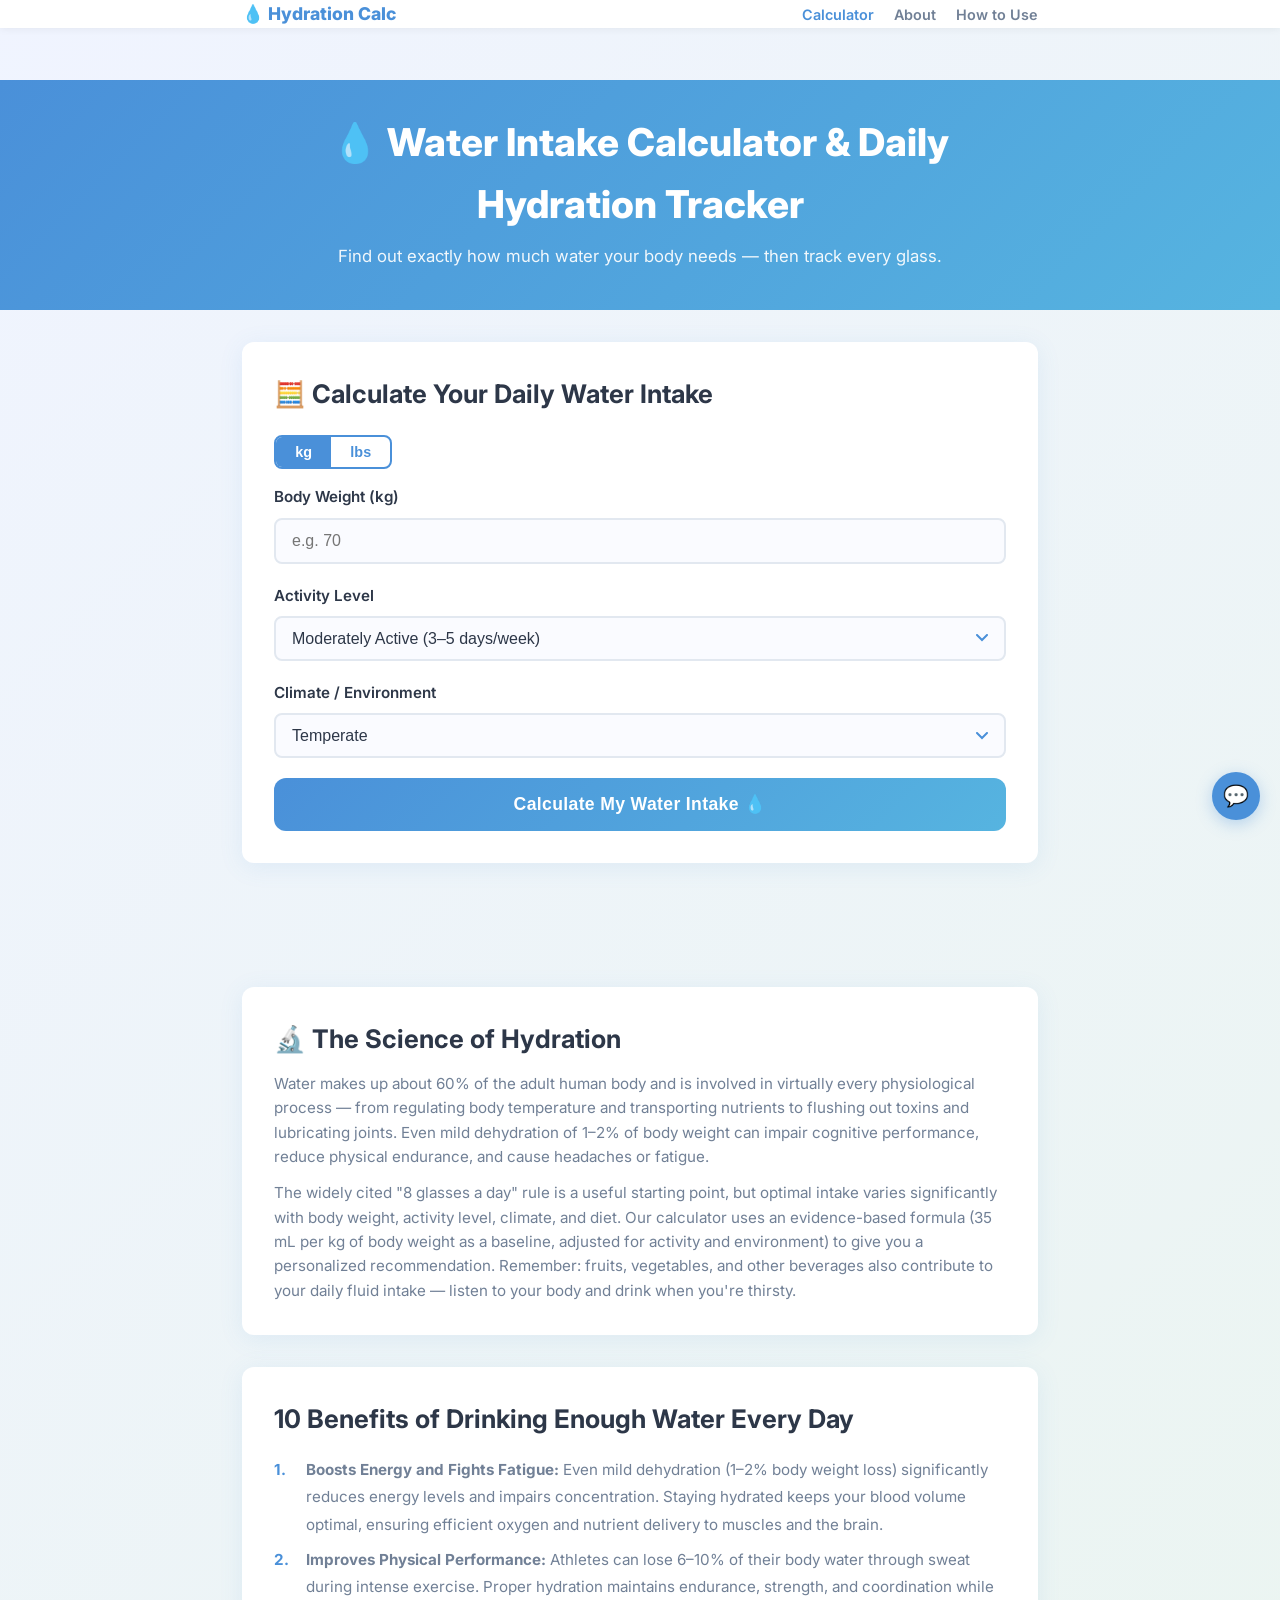
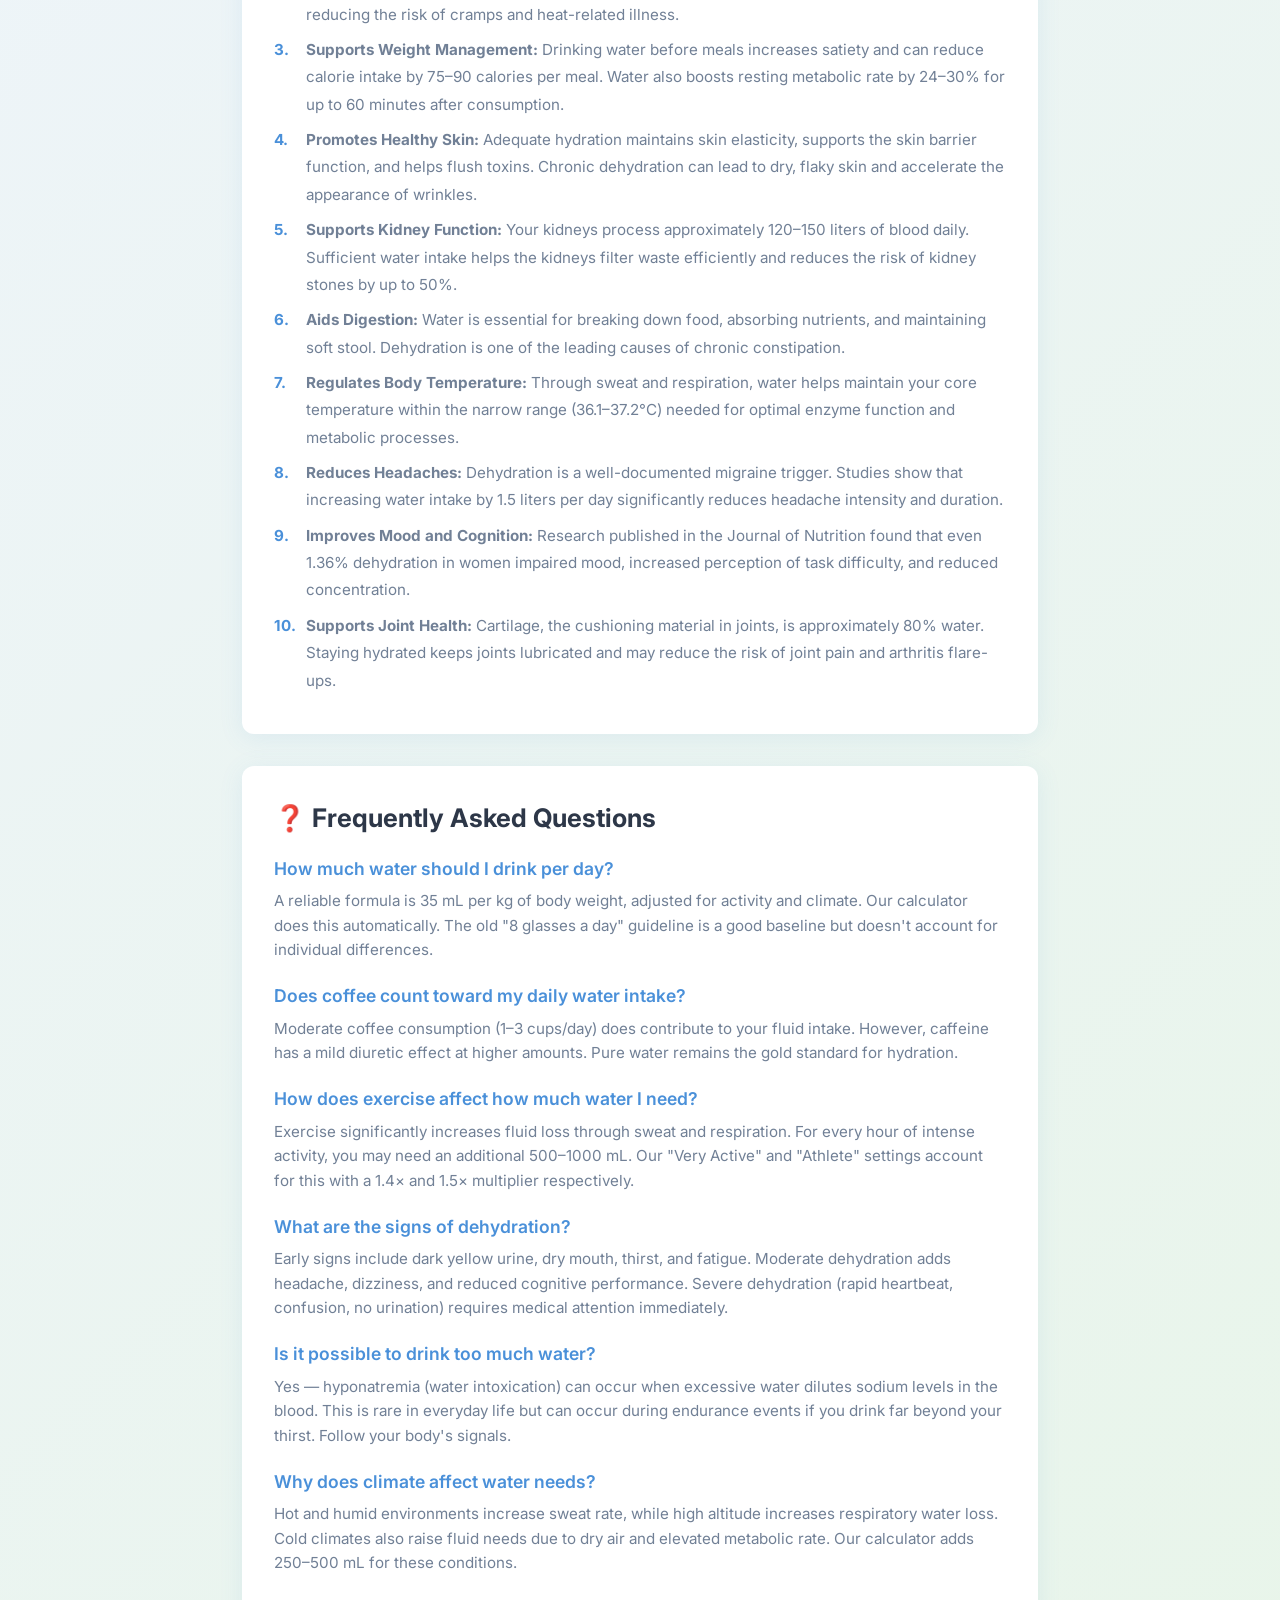
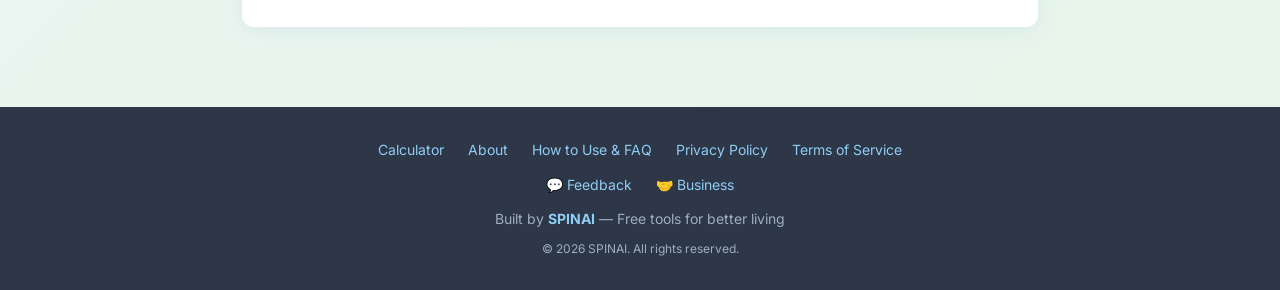
<file: index.html>
<!DOCTYPE html>
<html lang="en">
<head>
        <meta name="naver-site-verification" content="247cbb7953380fe87c40a1612797d73d97ff7c26" />
  <meta charset="UTF-8" />
  <meta name="viewport" content="width=device-width, initial-scale=1.0" />
  <meta name="google-site-verification" content="WddgcbVJsL2BGHNAje5m6DK56IcR0Mw5UOqozI2Xtrc" />

  <meta name="google-adsense-account" content="ca-pub-7098271335538021">
  <!-- ===== SEO ===== -->
  <title>Free Water Intake Calculator — How Much Water Should I Drink Daily?</title>
  <meta name="description" content="Calculate your personalized daily water intake based on weight, activity, and climate. Track hydration with our interactive cup dashboard. Free &amp; science-based." />
  <meta name="keywords" content="water intake calculator, how much water should I drink, daily hydration calculator, water calculator, drink water tracker, hydration tracker" />
  <link rel="canonical" href="https://water-intake-phi.vercel.app/" />

  <!-- ===== Open Graph ===== -->
  <meta property="og:type" content="website" />
  <meta property="og:title" content="Free Water Intake Calculator — How Much Water Should I Drink Daily?" />
  <meta property="og:description" content="Calculate your personalized daily water intake. Interactive cup tracker included. Free &amp; science-based." />
  <meta property="og:url" content="https://water-intake-phi.vercel.app/" />
  <meta property="og:image" content="https://water-intake-phi.vercel.app/og-image.png" />
  <meta property="og:image:width" content="1200" />
  <meta property="og:image:height" content="630" />
  <meta property="og:site_name" content="Hydration Calc by SPINAI" />

  <!-- ===== Twitter Card ===== -->
  <meta name="twitter:card" content="summary_large_image" />
  <meta name="twitter:title" content="Free Water Intake Calculator — How Much Water Should I Drink Daily?" />
  <meta name="twitter:description" content="Calculate your personalized daily water intake. Interactive cup tracker included. Free &amp; science-based." />
  <meta name="twitter:image" content="https://water-intake-phi.vercel.app/og-image.png" />

  <!-- ===== PWA ===== -->
  <link rel="manifest" href="/manifest.json" />
  <meta name="theme-color" content="#4A90D9" />
  <link rel="apple-touch-icon" href="/favicon.ico" />

  <!-- ===== hreflang ===== -->
  <link rel="alternate" hreflang="en" href="https://water-intake-phi.vercel.app/" />
  <link rel="alternate" hreflang="ko" href="https://water-intake-phi.vercel.app/" />
  <link rel="alternate" hreflang="ja" href="https://water-intake-phi.vercel.app/" />
  <link rel="alternate" hreflang="zh" href="https://water-intake-phi.vercel.app/" />
  <link rel="alternate" hreflang="es" href="https://water-intake-phi.vercel.app/" />
  <link rel="alternate" hreflang="fr" href="https://water-intake-phi.vercel.app/" />
  <link rel="alternate" hreflang="de" href="https://water-intake-phi.vercel.app/" />
  <link rel="alternate" hreflang="pt" href="https://water-intake-phi.vercel.app/" />
  <link rel="alternate" hreflang="x-default" href="https://water-intake-phi.vercel.app/" />

  <!-- ===== Favicon ===== -->
  <link rel="icon" type="image/svg+xml" href="data:image/svg+xml,<svg xmlns='http://www.w3.org/2000/svg' viewBox='0 0 100 100'><text y='.9em' font-size='90'>💧</text></svg>" />

  <!-- ===== Google Analytics (replace GA_MEASUREMENT_ID) ===== -->
  <!-- <script async src="https://www.googletagmanager.com/gtag/js?id=GA_MEASUREMENT_ID"></script>
  <script>
    window.dataLayer = window.dataLayer || [];
    function gtag(){dataLayer.push(arguments);}
    gtag('js', new Date());
    gtag('config', 'GA_MEASUREMENT_ID');
  </script> -->

  <script async src="https://pagead2.googlesyndication.com/pagead/js/adsbygoogle.js?client=ca-pub-7098271335538021" crossorigin="anonymous"></script>
  <script async src="https://pagead2.googlesyndication.com/pagead/js/adsbygoogle.js?client=ca-pub-7098271335538021" crossorigin="anonymous"></script>

  <!-- ===== Preload Hints ===== -->
  <link rel="dns-prefetch" href="//fonts.googleapis.com" />
  <link rel="dns-prefetch" href="//fonts.gstatic.com" />
  <link rel="dns-prefetch" href="//www.googletagmanager.com" />
  <link rel="dns-prefetch" href="//pagead2.googlesyndication.com" />

  <!-- ===== Fonts ===== -->
  <link rel="preconnect" href="https://fonts.googleapis.com" />
  <link rel="preconnect" href="https://fonts.gstatic.com" crossorigin />
  <link href="https://fonts.googleapis.com/css2?family=Inter:wght@400;600;700;800&display=swap" rel="stylesheet" />

  <!-- ===== Styles ===== -->
  <link rel="stylesheet" href="style.css" />

  <!-- ===== JSON-LD Structured Data ===== -->
  <script type="application/ld+json">
  {
    "@context": "https://schema.org",
    "@graph": [
      {
        "@type": "WebApplication",
        "name": "Water Intake Calculator & Daily Hydration Tracker",
        "url": "https://water-intake-phi.vercel.app/",
        "description": "Free personalized daily water intake calculator based on weight, activity level, and climate. Includes interactive hydration cup dashboard and streak tracker.",
        "applicationCategory": "HealthApplication",
        "operatingSystem": "Any",
        "offers": { "@type": "Offer", "price": "0", "priceCurrency": "USD" },
        "author": { "@type": "Organization", "name": "SPINAI" }
      },
      {
        "@type": "FAQPage",
        "mainEntity": [
          {
            "@type": "Question",
            "name": "How much water should I drink per day?",
            "acceptedAnswer": { "@type": "Answer", "text": "A common formula: drink 35 mL per kilogram of body weight daily. Activity level and climate adjust this — athletes or those in hot climates need more. Use our calculator for a personalized recommendation." }
          },
          {
            "@type": "Question",
            "name": "Does coffee count as water intake?",
            "acceptedAnswer": { "@type": "Answer", "text": "Moderate coffee consumption (1–3 cups/day) does contribute to fluid intake, but water remains the best source. Caffeinated drinks can have a mild diuretic effect at high quantities." }
          },
          {
            "@type": "Question",
            "name": "How does exercise affect water needs?",
            "acceptedAnswer": { "@type": "Answer", "text": "Exercise increases water loss through sweat. Add 500–1000 mL per hour of intense exercise. Our calculator's activity level multiplier accounts for typical exercise levels." }
          },
          {
            "@type": "Question",
            "name": "What are the signs of dehydration?",
            "acceptedAnswer": { "@type": "Answer", "text": "Common signs include dark yellow urine, dry mouth, headache, fatigue, dizziness, and reduced urine output. Severe dehydration requires medical attention." }
          },
          {
            "@type": "Question",
            "name": "Is it possible to drink too much water?",
            "acceptedAnswer": { "@type": "Answer", "text": "Yes — hyponatremia (water intoxication) can occur if you drink extreme amounts very quickly. This is rare outside of endurance sports. Listen to your body's thirst signals." }
          }
        ]
      }
    ]
  }
  </script>
</head>

<body>

  <!-- ===== NAV ===== -->
  <nav class="site-nav" aria-label="Main navigation">
    <div class="container nav-inner">
      <a href="/" class="nav-brand">💧 Hydration Calc</a>
      <div class="nav-links">
        <a href="/" class="active" data-i18n="navCalc">Calculator</a>
        <a href="/about" data-i18n="navAbout">About</a>
        <a href="/how-to-use" data-i18n="navHowTo">How to Use</a>
      </div>
    </div>
  </nav>

  <!-- ===== ADSTERRA: Top Banner (728×90) ===== -->
  <div class="ad-banner" id="ad-top" aria-label="Advertisement">
    <script>
      atOptions = {
        'key' : 'da72038beb781659724df428deee3c7d',
        'format' : 'iframe',
        'height' : 90,
        'width' : 728,
        'params' : {}
      };
    </script>
    <script src="https://www.highperformanceformat.com/da72038beb781659724df428deee3c7d/invoke.js"></script>
  </div>

  <!-- ===== HEADER ===== -->
  <header>
    <div class="container">
      <h1 data-i18n="heroTitle">💧 Water Intake Calculator &amp; Daily Hydration Tracker</h1>
      <p data-i18n="heroSubtitle">Find out exactly how much water your body needs — then track every glass.</p>
    </div>
  </header>

  <main class="container" style="padding-top:2rem; padding-bottom:2rem;">

    <!-- ===== INPUT FORM ===== -->
    <section aria-labelledby="calc-heading">
      <div class="card">
        <h2 id="calc-heading" style="margin-bottom:1.25rem;" data-i18n="calcHeading">🧮 Calculate Your Daily Water Intake</h2>

        <!-- Unit Toggle -->
        <div class="unit-toggle" role="group" aria-label="Weight unit">
          <button id="unit-kg" class="active" type="button" data-i18n="unitKg">kg</button>
          <button id="unit-lbs" type="button" data-i18n="unitLbs">lbs</button>
        </div>

        <!-- Weight -->
        <div class="form-group">
          <label class="form-label" for="weight" id="weight-label" data-i18n="weightLabel">Body Weight (kg)</label>
          <input
            class="form-input"
            type="number"
            id="weight"
            name="weight"
            min="1"
            max="500"
            step="0.1"
            placeholder="e.g. 70"
            data-i18n-placeholder="weightPlaceholder"
            autocomplete="off"
            inputmode="decimal"
            aria-describedby="weight-error"
          />
          <p class="error-msg hidden" id="weight-error" role="alert"></p>
        </div>

        <!-- Activity Level -->
        <div class="form-group">
          <label class="form-label" for="activity" data-i18n="activityLabel">Activity Level</label>
          <select class="form-select" id="activity" name="activity">
            <option value="sedentary" data-i18n="actSedentary">Sedentary (little/no exercise)</option>
            <option value="lightly_active" data-i18n="actLightly">Lightly Active (1–3 days/week)</option>
            <option value="moderately_active" selected data-i18n="actModerately">Moderately Active (3–5 days/week)</option>
            <option value="very_active" data-i18n="actVery">Very Active (6–7 days/week)</option>
            <option value="athlete" data-i18n="actAthlete">Athlete (2× training per day)</option>
          </select>
        </div>

        <!-- Climate -->
        <div class="form-group">
          <label class="form-label" for="climate" data-i18n="climateLabel">Climate / Environment</label>
          <select class="form-select" id="climate" name="climate">
            <option value="temperate" selected data-i18n="climateTemperate">Temperate</option>
            <option value="hot_humid" data-i18n="climateHot">Hot &amp; Humid</option>
            <option value="cold" data-i18n="climateCold">Cold</option>
            <option value="high_altitude" data-i18n="climateAltitude">High Altitude</option>
          </select>
        </div>

        <button class="btn-primary" id="calc-btn" type="button" data-i18n="calcBtn">
          Calculate My Water Intake 💧
        </button>
      </div>
    </section>

    <!-- ===== RESULT CARD ===== -->
    <section class="section-gap hidden" id="result-card" aria-live="polite" aria-labelledby="result-heading">
      <div class="card">
        <h2 id="result-heading" data-i18n="resultHeading">📊 Your Daily Water Goal</h2>
        <div class="result-highlight">
          <div class="result-big">
            <span class="num" id="result-ml">0</span>
            <span class="lbl" data-i18n="resultMlLabel">millilitres per day</span>
          </div>
          <div class="result-big">
            <span class="num" id="result-cups">0</span>
            <span class="lbl" data-i18n="resultCupsLabel">cups per day (250 mL each)</span>
          </div>
        </div>
        <p style="color:var(--text-secondary); font-size:0.9rem;">
          <span data-i18n="resultNote">Based on your weight, activity level, and climate. Spread intake throughout the day for best results.</span>
        </p>

        <!-- Share Buttons -->
        <div>
          <p style="font-weight:600; margin-top:1rem; margin-bottom:0.5rem;" data-i18n="shareGoal">Share your goal:</p>
          <div class="share-row">
            <button class="btn-share btn-twitter" id="share-twitter" type="button" data-i18n="shareTwitter">🐦 Twitter</button>
            <button class="btn-share btn-whatsapp" id="share-whatsapp" type="button" data-i18n="shareWhatsapp">💬 WhatsApp</button>
            <button class="btn-share btn-copy" id="share-copy" type="button" data-i18n="shareCopy">🔗 Copy Link</button>
          </div>
        </div>
      </div>
    </section>

    <!-- ===== ADSTERRA: Native Ad (between result and cup dashboard) ===== -->
    <div class="ad-native section-gap" id="ad-native" aria-label="Advertisement">
      <script async="async" data-cfasync="false" src="https://pl29028218.profitablecpmratenetwork.com/19fa04193ee8c9ddc291b7d912afef8b/invoke.js"></script>
      <div id="container-19fa04193ee8c9ddc291b7d912afef8b"></div>
    </div>

    <!-- ===== CUP DASHBOARD ===== -->
    <section class="section-gap hidden" id="dashboard-section" aria-labelledby="dashboard-heading">
      <div class="card">
        <h2 id="dashboard-heading" data-i18n="dashboardHeading">🥤 Track Your Hydration Today</h2>
        <p style="color:var(--text-secondary); font-size:0.9rem; margin-top:0.25rem;" data-i18n="dashboardSubtitle">
          Tap each cup as you drink it. Fill them all to reach your goal!
        </p>

        <!-- Cup Grid -->
        <div id="cup-grid" role="list" aria-label="Hydration cups"></div>

        <!-- Counter + Reset -->
        <div class="cup-counter-row">
          <span id="cup-counter">0 / 0 cups</span>
          <button class="btn-reset" id="reset-cups" type="button" data-i18n="resetCups">↺ Reset</button>
        </div>

        <!-- Progress Bar -->
        <div class="progress-wrap" role="progressbar" aria-valuenow="0" aria-valuemin="0" aria-valuemax="100">
          <div id="progress-fill"></div>
        </div>
        <div class="progress-labels">
          <span>0%</span>
          <span id="progress-pct">0%</span>
          <span>100%</span>
        </div>
        <p id="motivation-msg" aria-live="polite"></p>
      </div>
    </section>

    <!-- ===== STREAK TRACKER ===== -->
    <section class="section-gap hidden" id="streak-section" aria-labelledby="streak-heading">
      <div class="card">
        <h2 id="streak-heading" data-i18n="streakHeading">📅 Your Hydration Streak</h2>
        <div id="streak-days" role="list" aria-label="7-day hydration history"></div>
        <p id="streak-count"></p>
      </div>
    </section>

    <!-- ===== EDUCATIONAL CONTENT ===== -->
    <section class="section-gap" aria-labelledby="science-heading">
      <div class="card">
        <h2 id="science-heading" data-i18n="scienceHeading">🔬 The Science of Hydration</h2>
        <p style="color:var(--text-secondary); font-size:0.95rem; margin-top:0.75rem;">
          Water makes up about 60% of the adult human body and is involved in virtually every physiological process — from regulating body temperature and transporting nutrients to flushing out toxins and lubricating joints. Even mild dehydration of 1–2% of body weight can impair cognitive performance, reduce physical endurance, and cause headaches or fatigue.
        </p>
        <p style="color:var(--text-secondary); font-size:0.95rem; margin-top:0.75rem;">
          The widely cited "8 glasses a day" rule is a useful starting point, but optimal intake varies significantly with body weight, activity level, climate, and diet. Our calculator uses an evidence-based formula (35 mL per kg of body weight as a baseline, adjusted for activity and environment) to give you a personalized recommendation. Remember: fruits, vegetables, and other beverages also contribute to your daily fluid intake — listen to your body and drink when you're thirsty.
        </p>
      </div>
    </section>

    <!-- ===== LONG-TAIL SEO: Benefits Article ===== -->
    <section class="section-gap" aria-labelledby="benefits-heading">
      <div class="card">
        <h2 id="benefits-heading" data-i18n="benefitsHeading">10 Benefits of Drinking Enough Water Every Day</h2>
        <ol class="content-list" style="margin-top:1rem;">
          <li><strong>Boosts Energy and Fights Fatigue:</strong> Even mild dehydration (1–2% body weight loss) significantly reduces energy levels and impairs concentration. Staying hydrated keeps your blood volume optimal, ensuring efficient oxygen and nutrient delivery to muscles and the brain.</li>
          <li><strong>Improves Physical Performance:</strong> Athletes can lose 6–10% of their body water through sweat during intense exercise. Proper hydration maintains endurance, strength, and coordination while reducing the risk of cramps and heat-related illness.</li>
          <li><strong>Supports Weight Management:</strong> Drinking water before meals increases satiety and can reduce calorie intake by 75–90 calories per meal. Water also boosts resting metabolic rate by 24–30% for up to 60 minutes after consumption.</li>
          <li><strong>Promotes Healthy Skin:</strong> Adequate hydration maintains skin elasticity, supports the skin barrier function, and helps flush toxins. Chronic dehydration can lead to dry, flaky skin and accelerate the appearance of wrinkles.</li>
          <li><strong>Supports Kidney Function:</strong> Your kidneys process approximately 120–150 liters of blood daily. Sufficient water intake helps the kidneys filter waste efficiently and reduces the risk of kidney stones by up to 50%.</li>
          <li><strong>Aids Digestion:</strong> Water is essential for breaking down food, absorbing nutrients, and maintaining soft stool. Dehydration is one of the leading causes of chronic constipation.</li>
          <li><strong>Regulates Body Temperature:</strong> Through sweat and respiration, water helps maintain your core temperature within the narrow range (36.1–37.2°C) needed for optimal enzyme function and metabolic processes.</li>
          <li><strong>Reduces Headaches:</strong> Dehydration is a well-documented migraine trigger. Studies show that increasing water intake by 1.5 liters per day significantly reduces headache intensity and duration.</li>
          <li><strong>Improves Mood and Cognition:</strong> Research published in the Journal of Nutrition found that even 1.36% dehydration in women impaired mood, increased perception of task difficulty, and reduced concentration.</li>
          <li><strong>Supports Joint Health:</strong> Cartilage, the cushioning material in joints, is approximately 80% water. Staying hydrated keeps joints lubricated and may reduce the risk of joint pain and arthritis flare-ups.</li>
        </ol>
      </div>
    </section>

    <!-- ===== FAQ ===== -->
    <section class="section-gap" aria-labelledby="faq-heading">
      <div class="card">
        <h2 id="faq-heading" data-i18n="faqHeading">❓ Frequently Asked Questions</h2>
        <div style="margin-top:1rem;">

          <article class="faq-item">
            <h3 data-i18n="faq1q">How much water should I drink per day?</h3>
            <p data-i18n="faq1a">A reliable formula is 35 mL per kg of body weight, adjusted for activity and climate. Our calculator does this automatically. The old "8 glasses a day" guideline is a good baseline but doesn't account for individual differences.</p>
          </article>

          <article class="faq-item">
            <h3 data-i18n="faq2q">Does coffee count toward my daily water intake?</h3>
            <p data-i18n="faq2a">Moderate coffee consumption (1–3 cups/day) does contribute to your fluid intake. However, caffeine has a mild diuretic effect at higher amounts. Pure water remains the gold standard for hydration.</p>
          </article>

          <article class="faq-item">
            <h3 data-i18n="faq3q">How does exercise affect how much water I need?</h3>
            <p data-i18n="faq3a">Exercise significantly increases fluid loss through sweat and respiration. For every hour of intense activity, you may need an additional 500–1000 mL. Our "Very Active" and "Athlete" settings account for this with a 1.4× and 1.5× multiplier respectively.</p>
          </article>

          <article class="faq-item">
            <h3 data-i18n="faq4q">What are the signs of dehydration?</h3>
            <p data-i18n="faq4a">Early signs include dark yellow urine, dry mouth, thirst, and fatigue. Moderate dehydration adds headache, dizziness, and reduced cognitive performance. Severe dehydration (rapid heartbeat, confusion, no urination) requires medical attention immediately.</p>
          </article>

          <article class="faq-item">
            <h3 data-i18n="faq5q">Is it possible to drink too much water?</h3>
            <p data-i18n="faq5a">Yes — hyponatremia (water intoxication) can occur when excessive water dilutes sodium levels in the blood. This is rare in everyday life but can occur during endurance events if you drink far beyond your thirst. Follow your body's signals.</p>
          </article>

          <article class="faq-item">
            <h3 data-i18n="faq6q">Why does climate affect water needs?</h3>
            <p data-i18n="faq6a">Hot and humid environments increase sweat rate, while high altitude increases respiratory water loss. Cold climates also raise fluid needs due to dry air and elevated metabolic rate. Our calculator adds 250–500 mL for these conditions.</p>
          </article>

        </div>
      </div>
    </section>

  </main>

  <!-- ===== FEEDBACK WIDGET ===== -->
  <div id="feedback-widget" class="feedback-widget" aria-label="Send feedback">
    <button id="feedback-toggle" class="feedback-toggle" type="button" aria-label="Suggest an improvement">💬</button>
    <div id="feedback-panel" class="feedback-panel hidden">
      <p class="feedback-title" data-i18n="feedbackTitle">Have a suggestion?</p>
      <p class="feedback-desc" data-i18n="feedbackDesc">We'd love to hear how we can improve Hydration Calc.</p>
      <a id="water-feedback-mailto" href="mailto:taeshinkim11@gmail.com?subject=Hydration%20Calc%20—%20Feature%20Request%20%2F%20Improvement&body=Hi%20SPINAI%20team%2C%0A%0AI'd%20like%20to%20suggest%3A%0A%0A" class="btn-feedback-send"><span id="water-feedback-btn" data-i18n="feedbackBtn">Send Feedback via Email</span></a>
    </div>
  </div>

  <!-- ===== FOOTER ===== -->
  <footer>
    <div class="container">
      <div class="footer-links">
        <a href="/" data-i18n="footerCalc">Calculator</a>
        <a href="/about" data-i18n="footerAbout">About</a>
        <a href="/how-to-use" data-i18n="footerHowTo">How to Use & FAQ</a>
        <a href="/privacy" data-i18n="footerPrivacy">Privacy Policy</a>
        <a href="/terms" data-i18n="footerTerms">Terms of Service</a>
      </div>
      <div class="footer-links" style="margin-top:0.5rem;">
        <a href="mailto:taeshinkim11@gmail.com?subject=Hydration%20Calc%20Feedback" data-i18n="footerFeedback">💬 Feedback</a>
        <a href="mailto:taeshinkim11@gmail.com?subject=Business%20Inquiry%20-%20Hydration%20Calc" data-i18n="footerBusiness">🤝 Business</a>
      </div>
      <p style="margin-top:0.75rem;"><span data-i18n="footerBuiltBy">Built by</span> <span class="spinai-brand">SPINAI</span> &mdash; <span data-i18n="footerTagline">Free tools for better living</span></p>
      <p id="visitor-counter" aria-live="polite"></p>
      <p style="margin-top:0.5rem; font-size:0.75rem;">&copy; <span id="footer-year"></span> SPINAI. All rights reserved.</p>
    </div>
  </footer>

  <!-- ===== ADSTERRA: Sticky Bottom Banner (mobile, 320×50) ===== -->
  <div class="ad-sticky-mobile" id="ad-sticky" aria-label="Advertisement">
    <script>
      atOptions = {
        'key' : '3bc44fc6faf15a3067e6e8e8d4c893b0',
        'format' : 'iframe',
        'height' : 50,
        'width' : 320,
        'params' : {}
      };
    </script>
    <script src="https://www.highperformanceformat.com/3bc44fc6faf15a3067e6e8e8d4c893b0/invoke.js"></script>
  </div>

  <!-- ===== Scripts ===== -->
  <script>
    document.getElementById('footer-year').textContent = new Date().getFullYear();
  </script>
  <script src="script.js"></script>
  <script src="i18n.js" defer></script>

</body>
</html>
</file>
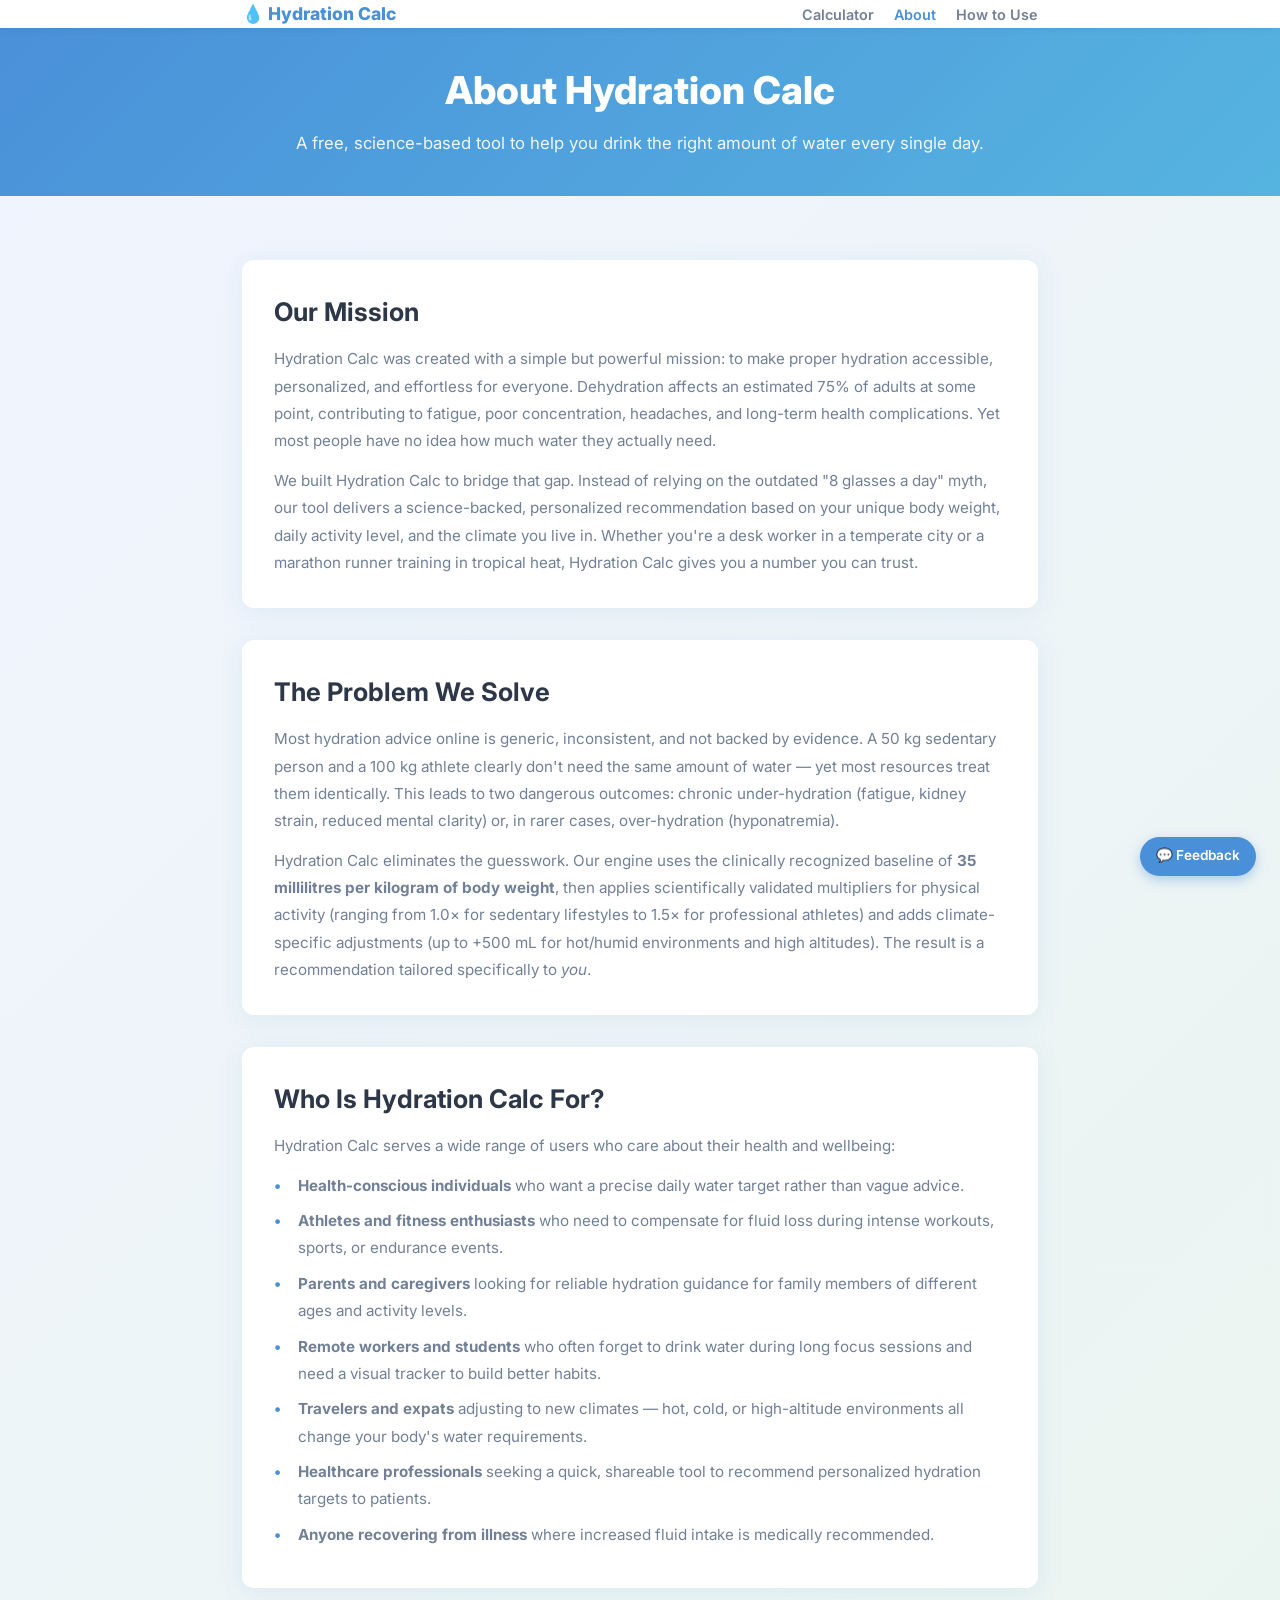
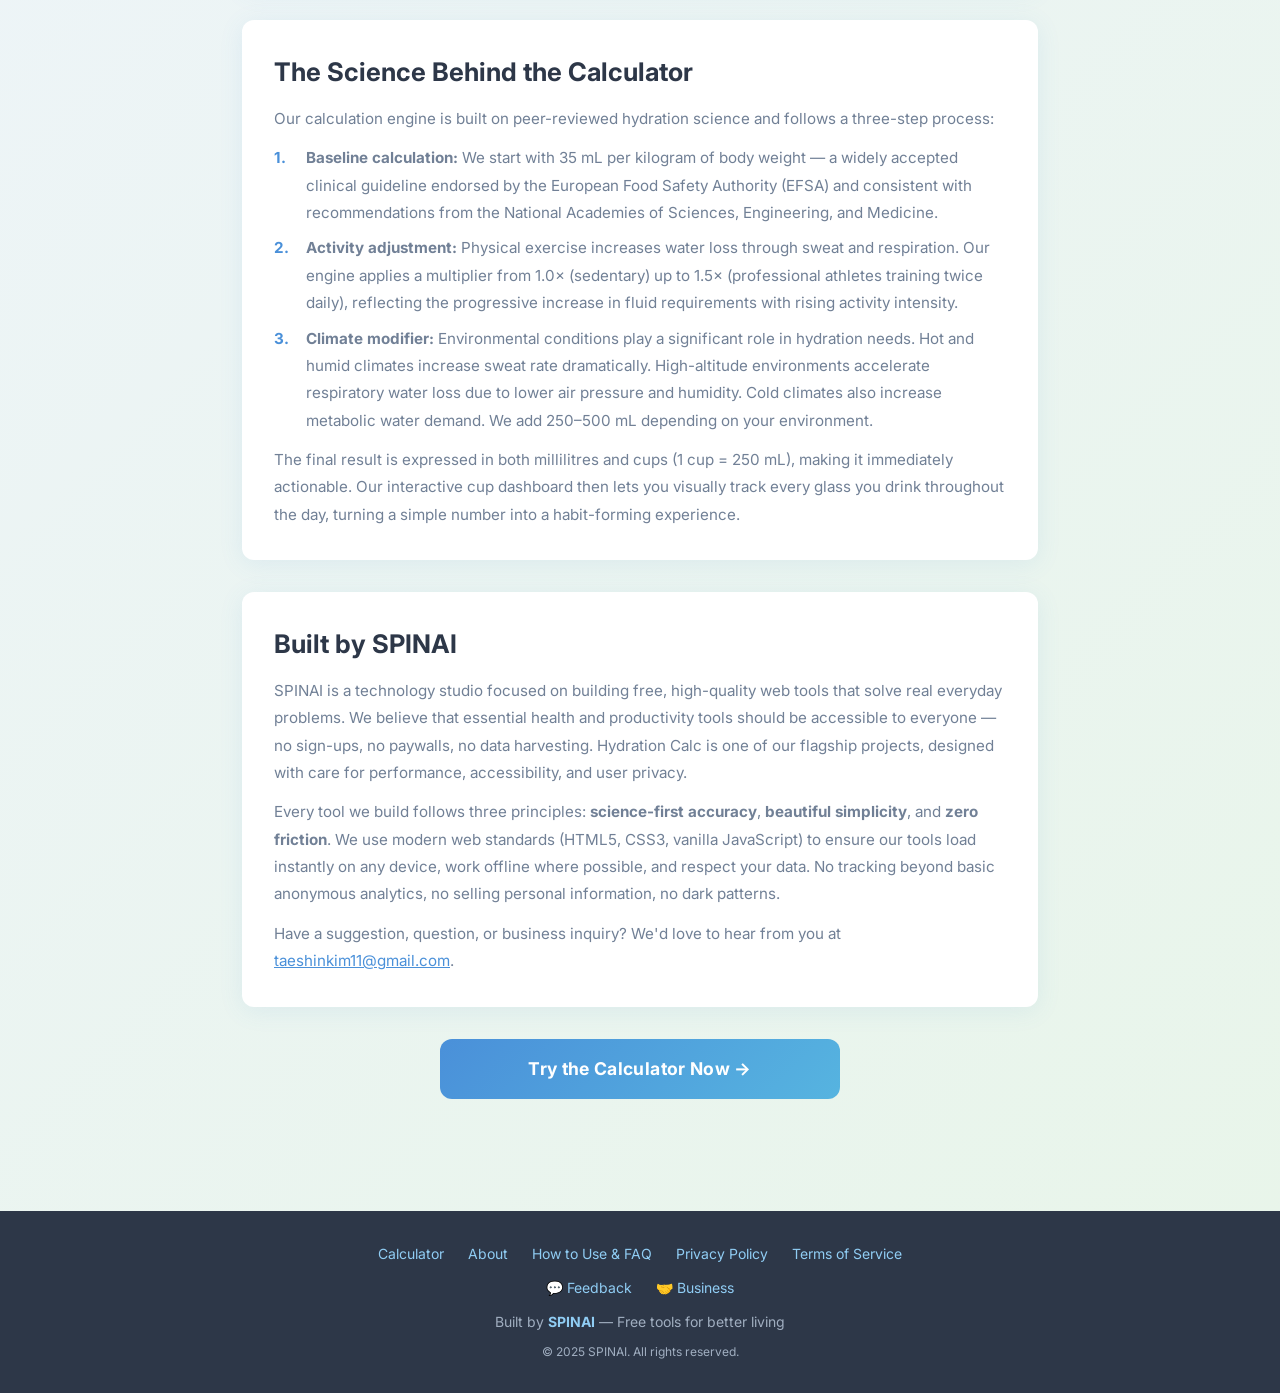
<file: about.html>
<!DOCTYPE html>
<html lang="en">
<head>
  <meta charset="UTF-8" />
  <meta name="viewport" content="width=device-width, initial-scale=1.0" />

  <title>About Hydration Calc — Free Water Intake Calculator</title>
  <meta name="description" content="Learn about Hydration Calc, a free science-based water intake calculator built by SPINAI. Discover how we help millions stay properly hydrated every day." />
  <meta name="keywords" content="about hydration calculator, water intake tool, SPINAI, daily water calculator, hydration tracker, health tool" />
  <link rel="canonical" href="https://water-intake-phi.vercel.app/about" />

  <meta property="og:type" content="website" />
  <meta property="og:title" content="About Hydration Calc — Free Water Intake Calculator" />
  <meta property="og:description" content="Learn about Hydration Calc, a free science-based tool that calculates your personalized daily water intake." />
  <meta property="og:url" content="https://water-intake-phi.vercel.app/about" />
  <meta property="og:image" content="https://water-intake-phi.vercel.app/og-image.png" />
  <meta property="og:site_name" content="Hydration Calc by SPINAI" />
  <meta name="twitter:card" content="summary_large_image" />
  <meta name="twitter:title" content="About Hydration Calc — Free Water Intake Calculator" />
  <meta name="twitter:description" content="Learn about Hydration Calc, a free science-based tool that calculates your personalized daily water intake." />

  <meta name="theme-color" content="#4A90D9" />
  <link rel="icon" type="image/svg+xml" href="data:image/svg+xml,<svg xmlns='http://www.w3.org/2000/svg' viewBox='0 0 100 100'><text y='.9em' font-size='90'>💧</text></svg>" />
  <link rel="manifest" href="/manifest.json" />

  <!-- hreflang -->
  <link rel="alternate" hreflang="en" href="https://water-intake-phi.vercel.app/about" />
  <link rel="alternate" hreflang="ko" href="https://water-intake-phi.vercel.app/about" />
  <link rel="alternate" hreflang="ja" href="https://water-intake-phi.vercel.app/about" />
  <link rel="alternate" hreflang="zh" href="https://water-intake-phi.vercel.app/about" />
  <link rel="alternate" hreflang="es" href="https://water-intake-phi.vercel.app/about" />
  <link rel="alternate" hreflang="fr" href="https://water-intake-phi.vercel.app/about" />
  <link rel="alternate" hreflang="de" href="https://water-intake-phi.vercel.app/about" />
  <link rel="alternate" hreflang="pt" href="https://water-intake-phi.vercel.app/about" />
  <link rel="alternate" hreflang="x-default" href="https://water-intake-phi.vercel.app/about" />

  <link rel="preconnect" href="https://fonts.googleapis.com" />
  <link rel="preconnect" href="https://fonts.gstatic.com" crossorigin />
  <link href="https://fonts.googleapis.com/css2?family=Inter:wght@400;600;700;800&display=swap" rel="stylesheet" />
  <link rel="stylesheet" href="style.css" />

  <script type="application/ld+json">
  {
    "@context": "https://schema.org",
    "@type": "AboutPage",
    "name": "About Hydration Calc",
    "url": "https://water-intake-phi.vercel.app/about",
    "description": "Hydration Calc is a free, science-based water intake calculator and daily hydration tracker built by SPINAI.",
    "mainEntity": {
      "@type": "Organization",
      "name": "SPINAI",
      "url": "https://water-intake-phi.vercel.app/",
      "description": "SPINAI builds free, high-quality web tools for health, productivity, and everyday living."
    },
    "breadcrumb": {
      "@type": "BreadcrumbList",
      "itemListElement": [
        { "@type": "ListItem", "position": 1, "name": "Home", "item": "https://water-intake-phi.vercel.app/" },
        { "@type": "ListItem", "position": 2, "name": "About", "item": "https://water-intake-phi.vercel.app/about" }
      ]
    }
  }
  </script>
  <script async src="https://pagead2.googlesyndication.com/pagead/js/adsbygoogle.js?client=ca-pub-7098271335538021" crossorigin="anonymous"></script>
  </head>

<body>

  <!-- ===== NAV ===== -->
  <nav class="site-nav" aria-label="Main navigation">
    <div class="container nav-inner">
      <a href="/" class="nav-brand">💧 Hydration Calc</a>
      <div class="nav-links">
        <a href="/">Calculator</a>
        <a href="/about" class="active">About</a>
        <a href="/how-to-use">How to Use</a>
      </div>
    </div>
  </nav>

  <header>
    <div class="container">
      <h1>About Hydration Calc</h1>
      <p>A free, science-based tool to help you drink the right amount of water every single day.</p>
    </div>
  </header>

  <main class="container" style="padding-top:2rem; padding-bottom:2rem;">

    <!-- Mission -->
    <section class="section-gap" aria-labelledby="mission-heading">
      <div class="card">
        <h2 id="mission-heading">Our Mission</h2>
        <p class="content-text" style="margin-top:0.75rem;">
          Hydration Calc was created with a simple but powerful mission: to make proper hydration accessible, personalized, and effortless for everyone. Dehydration affects an estimated 75% of adults at some point, contributing to fatigue, poor concentration, headaches, and long-term health complications. Yet most people have no idea how much water they actually need.
        </p>
        <p class="content-text" style="margin-top:0.75rem;">
          We built Hydration Calc to bridge that gap. Instead of relying on the outdated "8 glasses a day" myth, our tool delivers a science-backed, personalized recommendation based on your unique body weight, daily activity level, and the climate you live in. Whether you're a desk worker in a temperate city or a marathon runner training in tropical heat, Hydration Calc gives you a number you can trust.
        </p>
      </div>
    </section>

    <!-- What We Solve -->
    <section class="section-gap" aria-labelledby="problem-heading">
      <div class="card">
        <h2 id="problem-heading">The Problem We Solve</h2>
        <p class="content-text" style="margin-top:0.75rem;">
          Most hydration advice online is generic, inconsistent, and not backed by evidence. A 50 kg sedentary person and a 100 kg athlete clearly don't need the same amount of water — yet most resources treat them identically. This leads to two dangerous outcomes: chronic under-hydration (fatigue, kidney strain, reduced mental clarity) or, in rarer cases, over-hydration (hyponatremia).
        </p>
        <p class="content-text" style="margin-top:0.75rem;">
          Hydration Calc eliminates the guesswork. Our engine uses the clinically recognized baseline of <strong>35 millilitres per kilogram of body weight</strong>, then applies scientifically validated multipliers for physical activity (ranging from 1.0× for sedentary lifestyles to 1.5× for professional athletes) and adds climate-specific adjustments (up to +500 mL for hot/humid environments and high altitudes). The result is a recommendation tailored specifically to <em>you</em>.
        </p>
      </div>
    </section>

    <!-- Who Is This For -->
    <section class="section-gap" aria-labelledby="audience-heading">
      <div class="card">
        <h2 id="audience-heading">Who Is Hydration Calc For?</h2>
        <p class="content-text" style="margin-top:0.75rem;">
          Hydration Calc serves a wide range of users who care about their health and wellbeing:
        </p>
        <ul class="content-list" style="margin-top:0.75rem;">
          <li><strong>Health-conscious individuals</strong> who want a precise daily water target rather than vague advice.</li>
          <li><strong>Athletes and fitness enthusiasts</strong> who need to compensate for fluid loss during intense workouts, sports, or endurance events.</li>
          <li><strong>Parents and caregivers</strong> looking for reliable hydration guidance for family members of different ages and activity levels.</li>
          <li><strong>Remote workers and students</strong> who often forget to drink water during long focus sessions and need a visual tracker to build better habits.</li>
          <li><strong>Travelers and expats</strong> adjusting to new climates — hot, cold, or high-altitude environments all change your body's water requirements.</li>
          <li><strong>Healthcare professionals</strong> seeking a quick, shareable tool to recommend personalized hydration targets to patients.</li>
          <li><strong>Anyone recovering from illness</strong> where increased fluid intake is medically recommended.</li>
        </ul>
      </div>
    </section>

    <!-- How It Works -->
    <section class="section-gap" aria-labelledby="tech-heading">
      <div class="card">
        <h2 id="tech-heading">The Science Behind the Calculator</h2>
        <p class="content-text" style="margin-top:0.75rem;">
          Our calculation engine is built on peer-reviewed hydration science and follows a three-step process:
        </p>
        <ol class="content-list" style="margin-top:0.75rem;">
          <li>
            <strong>Baseline calculation:</strong> We start with 35 mL per kilogram of body weight — a widely accepted clinical guideline endorsed by the European Food Safety Authority (EFSA) and consistent with recommendations from the National Academies of Sciences, Engineering, and Medicine.
          </li>
          <li>
            <strong>Activity adjustment:</strong> Physical exercise increases water loss through sweat and respiration. Our engine applies a multiplier from 1.0× (sedentary) up to 1.5× (professional athletes training twice daily), reflecting the progressive increase in fluid requirements with rising activity intensity.
          </li>
          <li>
            <strong>Climate modifier:</strong> Environmental conditions play a significant role in hydration needs. Hot and humid climates increase sweat rate dramatically. High-altitude environments accelerate respiratory water loss due to lower air pressure and humidity. Cold climates also increase metabolic water demand. We add 250–500 mL depending on your environment.
          </li>
        </ol>
        <p class="content-text" style="margin-top:0.75rem;">
          The final result is expressed in both millilitres and cups (1 cup = 250 mL), making it immediately actionable. Our interactive cup dashboard then lets you visually track every glass you drink throughout the day, turning a simple number into a habit-forming experience.
        </p>
      </div>
    </section>

    <!-- About SPINAI -->
    <section class="section-gap" aria-labelledby="spinai-heading">
      <div class="card">
        <h2 id="spinai-heading">Built by SPINAI</h2>
        <p class="content-text" style="margin-top:0.75rem;">
          SPINAI is a technology studio focused on building free, high-quality web tools that solve real everyday problems. We believe that essential health and productivity tools should be accessible to everyone — no sign-ups, no paywalls, no data harvesting. Hydration Calc is one of our flagship projects, designed with care for performance, accessibility, and user privacy.
        </p>
        <p class="content-text" style="margin-top:0.75rem;">
          Every tool we build follows three principles: <strong>science-first accuracy</strong>, <strong>beautiful simplicity</strong>, and <strong>zero friction</strong>. We use modern web standards (HTML5, CSS3, vanilla JavaScript) to ensure our tools load instantly on any device, work offline where possible, and respect your data. No tracking beyond basic anonymous analytics, no selling personal information, no dark patterns.
        </p>
        <p class="content-text" style="margin-top:0.75rem;">
          Have a suggestion, question, or business inquiry? We'd love to hear from you at <a href="mailto:taeshinkim11@gmail.com?subject=Hydration%20Calc%20—%20Question" style="color:var(--accent);">taeshinkim11@gmail.com</a>.
        </p>
      </div>
    </section>

    <!-- CTA -->
    <section class="section-gap text-center" style="padding-bottom:2rem;">
      <a href="/" class="btn-primary" style="display:inline-block; max-width:400px; text-decoration:none;">
        Try the Calculator Now →
      </a>
    </section>

  </main>

  <!-- ===== FOOTER ===== -->
  <footer>
    <div class="container">
      <div class="footer-links">
        <a href="/">Calculator</a>
        <a href="/about">About</a>
        <a href="/how-to-use">How to Use & FAQ</a>
        <a href="/privacy">Privacy Policy</a>
        <a href="/terms">Terms of Service</a>
      </div>
      <div class="footer-links" style="margin-top:0.5rem;">
        <a href="mailto:taeshinkim11@gmail.com?subject=Hydration%20Calc%20Feedback">💬 Feedback</a>
        <a href="mailto:taeshinkim11@gmail.com?subject=Business%20Inquiry%20-%20Hydration%20Calc">🤝 Business</a>
      </div>
      <p style="margin-top:0.75rem;">Built by <span class="spinai-brand">SPINAI</span> — Free tools for better living</p>
      <p style="margin-top:0.5rem; font-size:0.75rem;">&copy; 2025 SPINAI. All rights reserved.</p>
    </div>
  </footer>

  <!-- Feedback Widget -->
  <div style="position:fixed;bottom:1.5rem;right:1.5rem;z-index:9999;">
    <a id="water-feedback-mailto" href="mailto:taeshinkim11@gmail.com?subject=Feedback%20-%20Hydration%20Calc" style="display:inline-flex;align-items:center;gap:0.4rem;background:#4A90D9;color:#fff;font-size:0.85rem;font-weight:600;padding:0.55rem 1rem;border-radius:2rem;text-decoration:none;box-shadow:0 4px 12px rgba(74,144,217,0.4);transition:background 0.2s;" onmouseover="this.style.background='#357ab8'" onmouseout="this.style.background='#4A90D9'" aria-label="Send feedback via email"><span id="water-feedback-btn">💬 Feedback</span></a>
  </div>
  <script src="i18n.js" defer></script>

</body>
</html>
</file>
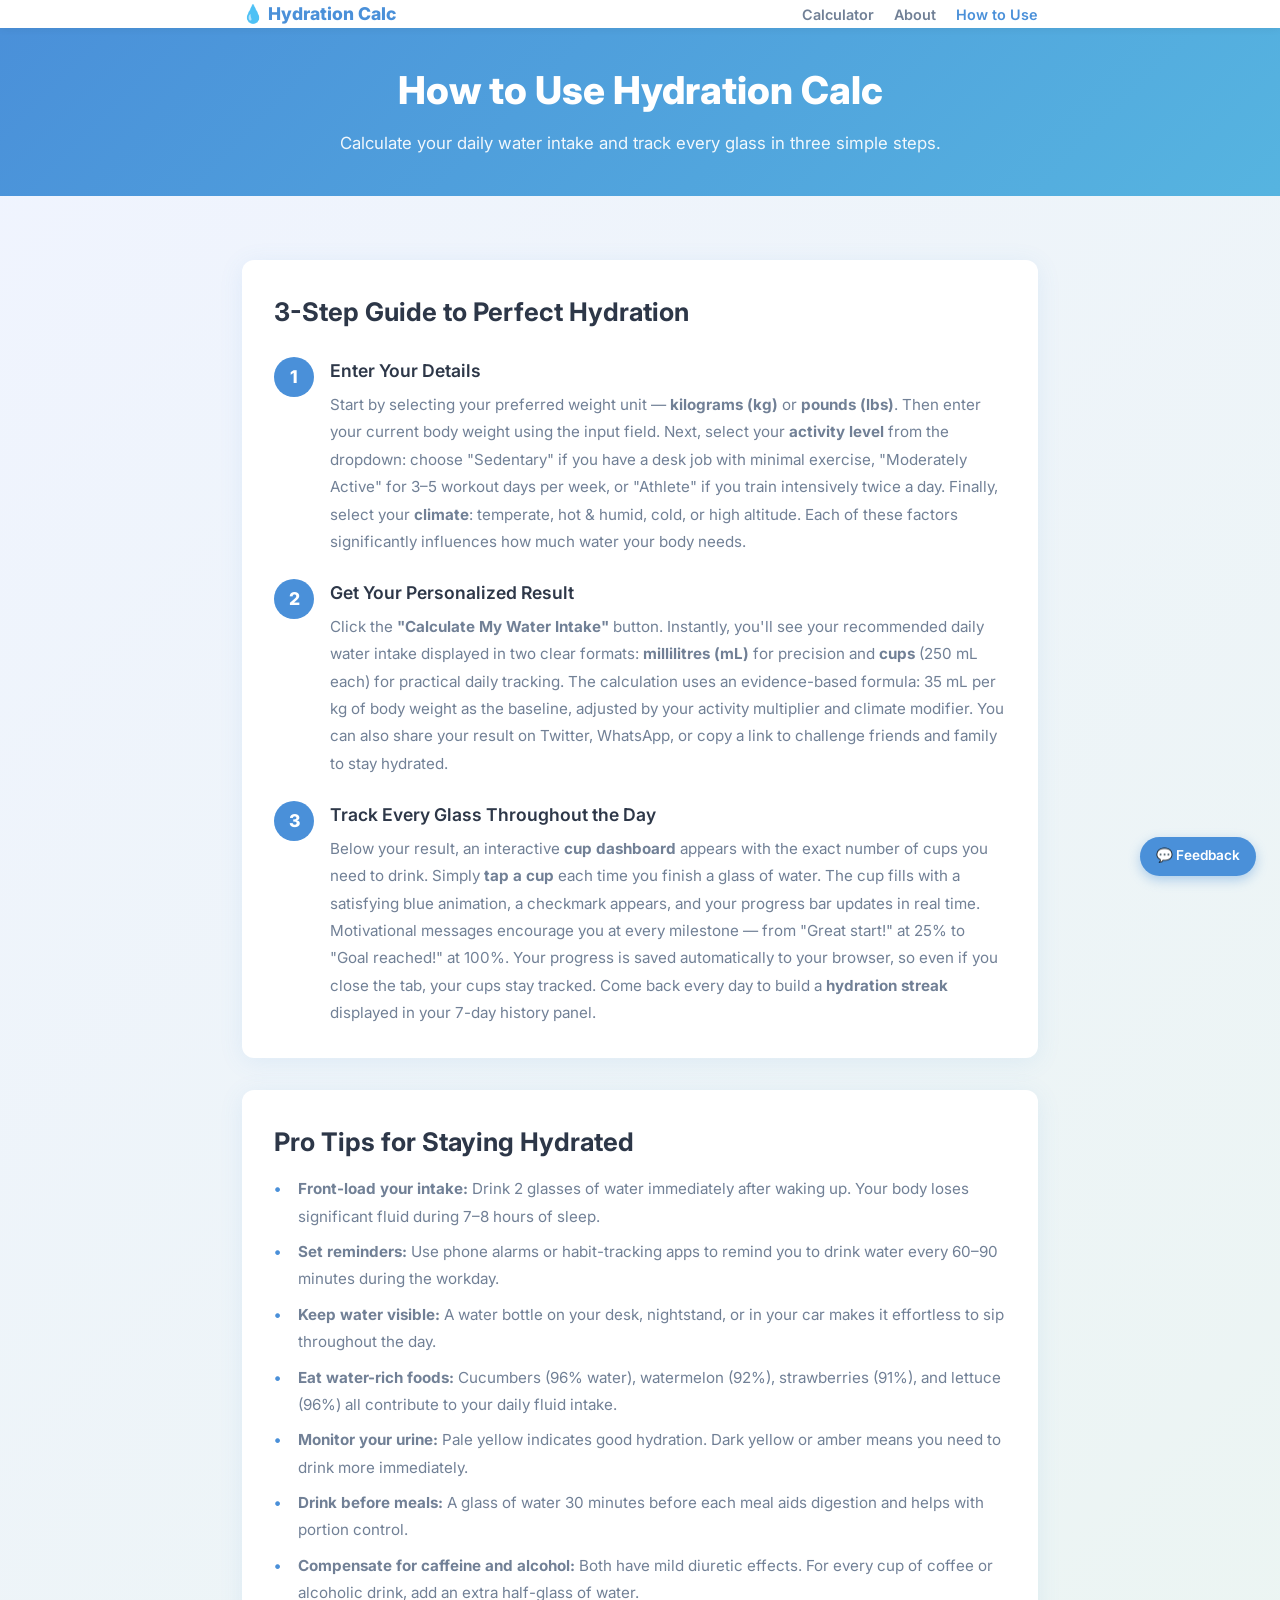
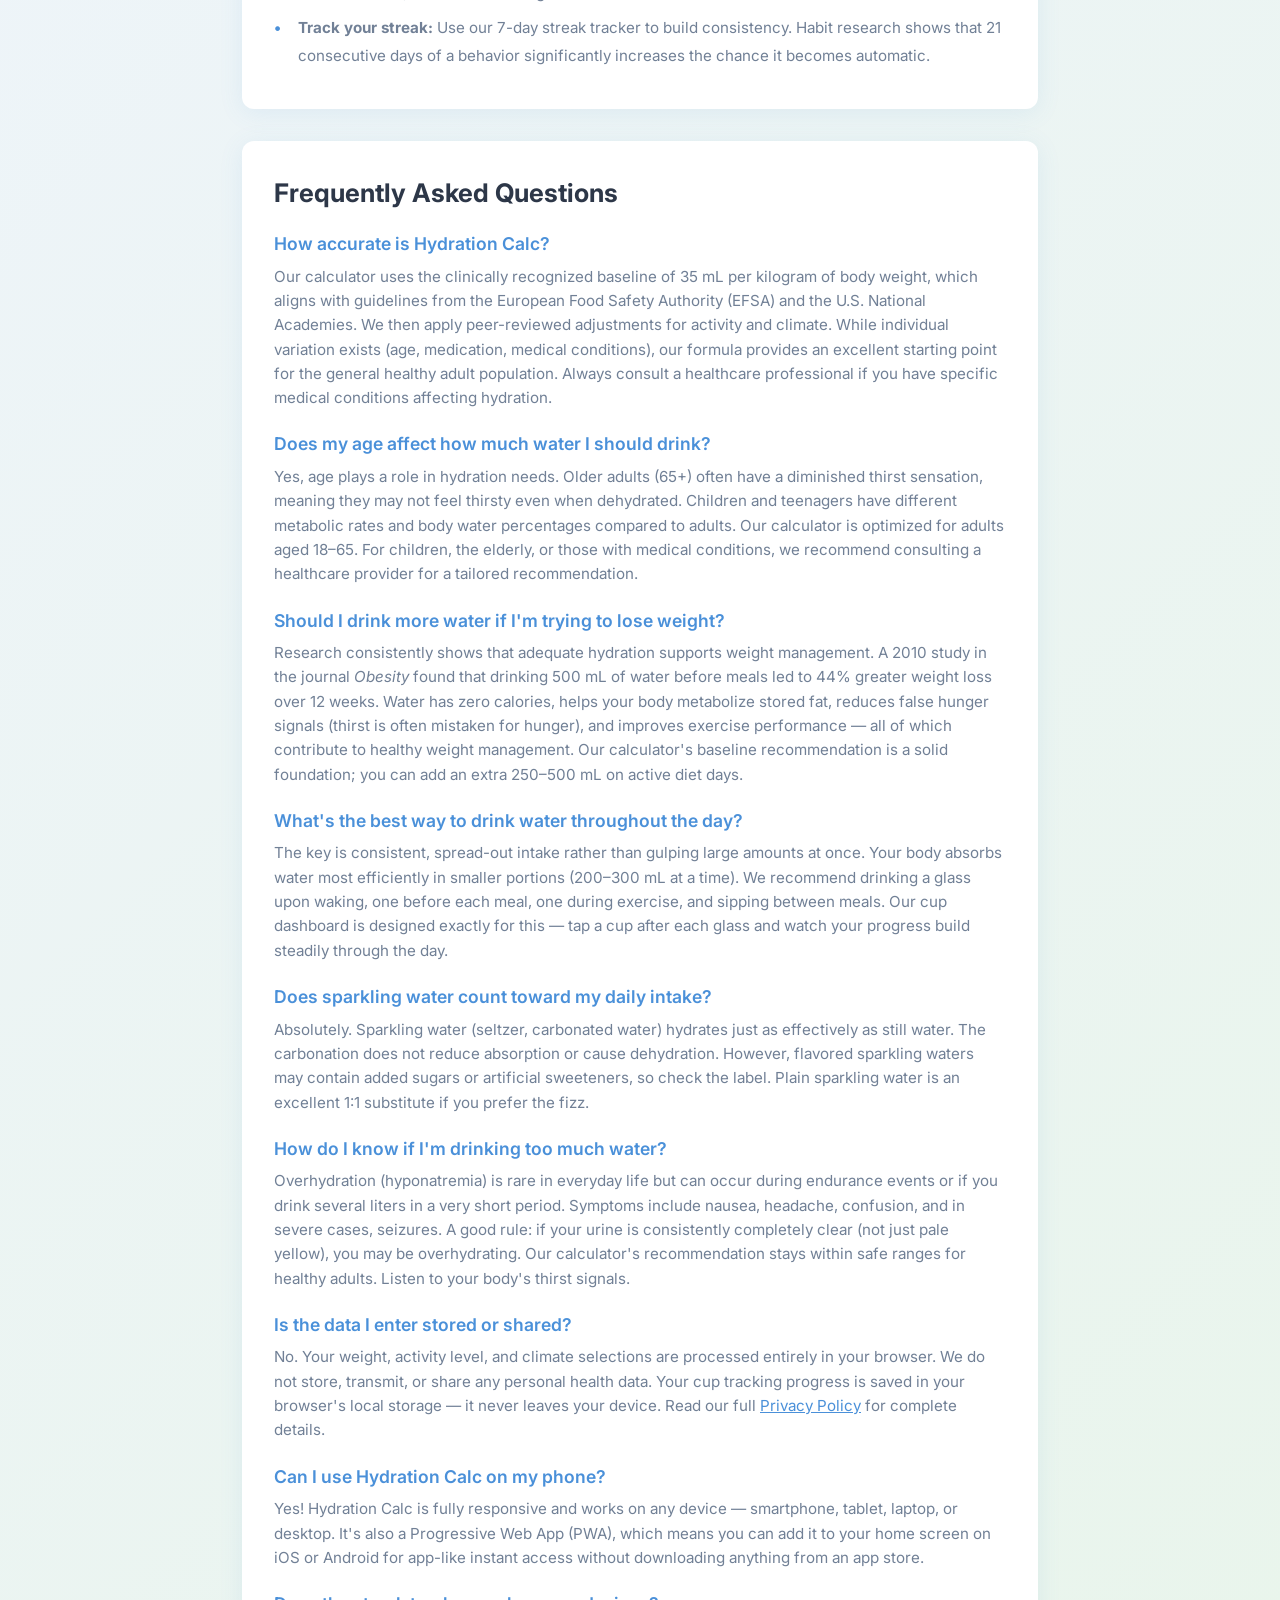
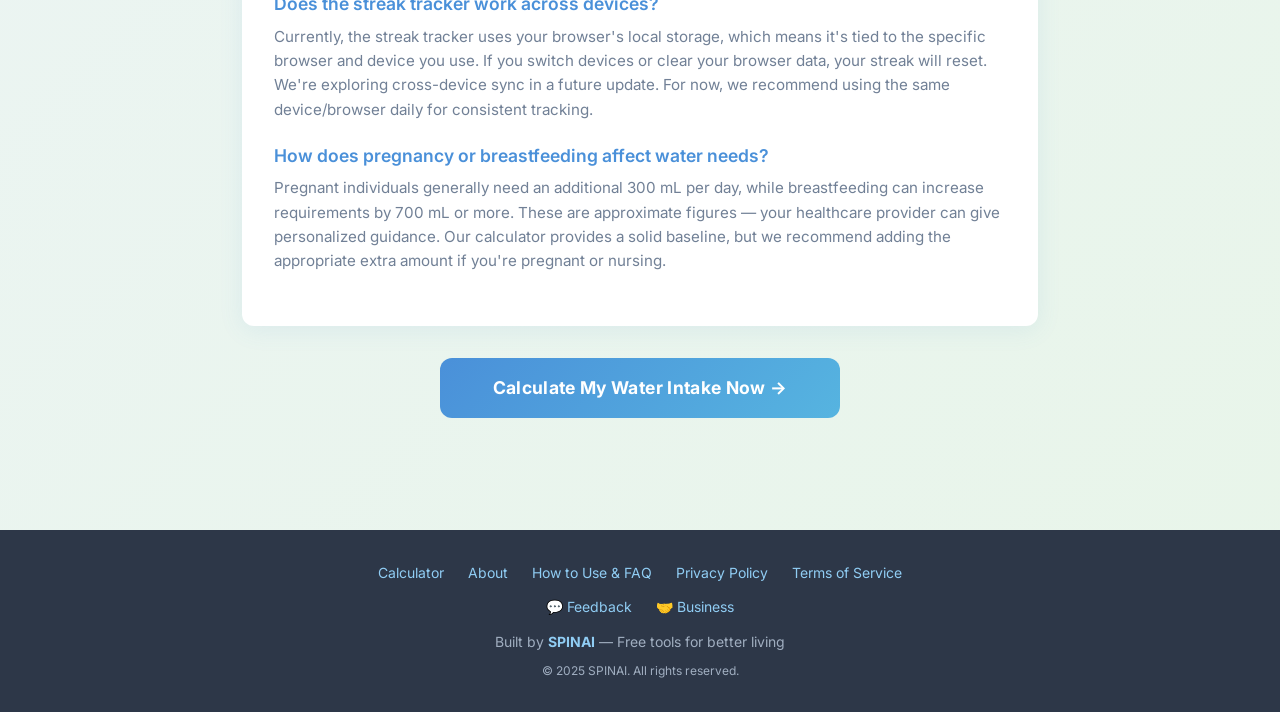
<file: how-to-use.html>
<!DOCTYPE html>
<html lang="en">
<head>
  <meta charset="UTF-8" />
  <meta name="viewport" content="width=device-width, initial-scale=1.0" />

  <title>How to Use Hydration Calc — Step-by-Step Guide & FAQ</title>
  <meta name="description" content="Learn how to use Hydration Calc in 3 easy steps. Plus detailed FAQ on water intake, hydration science, and tracking your daily water consumption." />
  <meta name="keywords" content="how to use water calculator, hydration guide, water intake FAQ, daily water tracker guide, hydration tips, drinking water help" />
  <link rel="canonical" href="https://water-intake-phi.vercel.app/how-to-use" />

  <meta property="og:type" content="article" />
  <meta property="og:title" content="How to Use Hydration Calc — Step-by-Step Guide & FAQ" />
  <meta property="og:description" content="Learn how to use Hydration Calc in 3 easy steps. Detailed FAQ on water intake and hydration science." />
  <meta property="og:url" content="https://water-intake-phi.vercel.app/how-to-use" />
  <meta property="og:image" content="https://water-intake-phi.vercel.app/og-image.png" />
  <meta property="og:site_name" content="Hydration Calc by SPINAI" />
  <meta name="twitter:card" content="summary_large_image" />
  <meta name="twitter:title" content="How to Use Hydration Calc — Step-by-Step Guide & FAQ" />
  <meta name="twitter:description" content="Learn how to use Hydration Calc in 3 easy steps. Detailed FAQ on water intake and hydration science." />

  <meta name="theme-color" content="#4A90D9" />
  <link rel="icon" type="image/svg+xml" href="data:image/svg+xml,<svg xmlns='http://www.w3.org/2000/svg' viewBox='0 0 100 100'><text y='.9em' font-size='90'>💧</text></svg>" />
  <link rel="manifest" href="/manifest.json" />

  <!-- hreflang -->
  <link rel="alternate" hreflang="en" href="https://water-intake-phi.vercel.app/how-to-use" />
  <link rel="alternate" hreflang="ko" href="https://water-intake-phi.vercel.app/how-to-use" />
  <link rel="alternate" hreflang="ja" href="https://water-intake-phi.vercel.app/how-to-use" />
  <link rel="alternate" hreflang="zh" href="https://water-intake-phi.vercel.app/how-to-use" />
  <link rel="alternate" hreflang="es" href="https://water-intake-phi.vercel.app/how-to-use" />
  <link rel="alternate" hreflang="fr" href="https://water-intake-phi.vercel.app/how-to-use" />
  <link rel="alternate" hreflang="de" href="https://water-intake-phi.vercel.app/how-to-use" />
  <link rel="alternate" hreflang="pt" href="https://water-intake-phi.vercel.app/how-to-use" />
  <link rel="alternate" hreflang="x-default" href="https://water-intake-phi.vercel.app/how-to-use" />

  <link rel="preconnect" href="https://fonts.googleapis.com" />
  <link rel="preconnect" href="https://fonts.gstatic.com" crossorigin />
  <link href="https://fonts.googleapis.com/css2?family=Inter:wght@400;600;700;800&display=swap" rel="stylesheet" />
  <link rel="stylesheet" href="style.css" />

  <script type="application/ld+json">
  {
    "@context": "https://schema.org",
    "@type": "HowTo",
    "name": "How to Calculate Your Daily Water Intake",
    "description": "A simple 3-step guide to calculating and tracking your personalized daily water intake using Hydration Calc.",
    "step": [
      {
        "@type": "HowToStep",
        "position": 1,
        "name": "Enter Your Details",
        "text": "Select your preferred unit (kg or lbs), enter your body weight, choose your activity level, and select your climate."
      },
      {
        "@type": "HowToStep",
        "position": 2,
        "name": "Get Your Personalized Result",
        "text": "Click Calculate to see your recommended daily water intake in millilitres and cups."
      },
      {
        "@type": "HowToStep",
        "position": 3,
        "name": "Track Every Glass",
        "text": "Use the interactive cup dashboard to tap each glass as you drink it. Watch your progress bar fill up and build a daily hydration streak."
      }
    ],
    "breadcrumb": {
      "@type": "BreadcrumbList",
      "itemListElement": [
        { "@type": "ListItem", "position": 1, "name": "Home", "item": "https://water-intake-phi.vercel.app/" },
        { "@type": "ListItem", "position": 2, "name": "How to Use", "item": "https://water-intake-phi.vercel.app/how-to-use" }
      ]
    }
  }
  </script>
  <script async src="https://pagead2.googlesyndication.com/pagead/js/adsbygoogle.js?client=ca-pub-7098271335538021" crossorigin="anonymous"></script>
  </head>

<body>

  <nav class="site-nav" aria-label="Main navigation">
    <div class="container nav-inner">
      <a href="/" class="nav-brand">💧 Hydration Calc</a>
      <div class="nav-links">
        <a href="/">Calculator</a>
        <a href="/about">About</a>
        <a href="/how-to-use" class="active">How to Use</a>
      </div>
    </div>
  </nav>

  <header>
    <div class="container">
      <h1>How to Use Hydration Calc</h1>
      <p>Calculate your daily water intake and track every glass in three simple steps.</p>
    </div>
  </header>

  <main class="container" style="padding-top:2rem; padding-bottom:2rem;">

    <!-- 3-Step Guide -->
    <section class="section-gap" aria-labelledby="steps-heading">
      <div class="card">
        <h2 id="steps-heading">3-Step Guide to Perfect Hydration</h2>

        <div class="step-block" style="margin-top:1.5rem;">
          <div class="step-number">1</div>
          <div class="step-content">
            <h3>Enter Your Details</h3>
            <p class="content-text">
              Start by selecting your preferred weight unit — <strong>kilograms (kg)</strong> or <strong>pounds (lbs)</strong>. Then enter your current body weight using the input field. Next, select your <strong>activity level</strong> from the dropdown: choose "Sedentary" if you have a desk job with minimal exercise, "Moderately Active" for 3–5 workout days per week, or "Athlete" if you train intensively twice a day. Finally, select your <strong>climate</strong>: temperate, hot &amp; humid, cold, or high altitude. Each of these factors significantly influences how much water your body needs.
            </p>
          </div>
        </div>

        <div class="step-block" style="margin-top:1.5rem;">
          <div class="step-number">2</div>
          <div class="step-content">
            <h3>Get Your Personalized Result</h3>
            <p class="content-text">
              Click the <strong>"Calculate My Water Intake"</strong> button. Instantly, you'll see your recommended daily water intake displayed in two clear formats: <strong>millilitres (mL)</strong> for precision and <strong>cups</strong> (250 mL each) for practical daily tracking. The calculation uses an evidence-based formula: 35 mL per kg of body weight as the baseline, adjusted by your activity multiplier and climate modifier. You can also share your result on Twitter, WhatsApp, or copy a link to challenge friends and family to stay hydrated.
            </p>
          </div>
        </div>

        <div class="step-block" style="margin-top:1.5rem;">
          <div class="step-number">3</div>
          <div class="step-content">
            <h3>Track Every Glass Throughout the Day</h3>
            <p class="content-text">
              Below your result, an interactive <strong>cup dashboard</strong> appears with the exact number of cups you need to drink. Simply <strong>tap a cup</strong> each time you finish a glass of water. The cup fills with a satisfying blue animation, a checkmark appears, and your progress bar updates in real time. Motivational messages encourage you at every milestone — from "Great start!" at 25% to "Goal reached!" at 100%. Your progress is saved automatically to your browser, so even if you close the tab, your cups stay tracked. Come back every day to build a <strong>hydration streak</strong> displayed in your 7-day history panel.
            </p>
          </div>
        </div>
      </div>
    </section>

    <!-- Pro Tips -->
    <section class="section-gap" aria-labelledby="tips-heading">
      <div class="card">
        <h2 id="tips-heading">Pro Tips for Staying Hydrated</h2>
        <ul class="content-list" style="margin-top:0.75rem;">
          <li><strong>Front-load your intake:</strong> Drink 2 glasses of water immediately after waking up. Your body loses significant fluid during 7–8 hours of sleep.</li>
          <li><strong>Set reminders:</strong> Use phone alarms or habit-tracking apps to remind you to drink water every 60–90 minutes during the workday.</li>
          <li><strong>Keep water visible:</strong> A water bottle on your desk, nightstand, or in your car makes it effortless to sip throughout the day.</li>
          <li><strong>Eat water-rich foods:</strong> Cucumbers (96% water), watermelon (92%), strawberries (91%), and lettuce (96%) all contribute to your daily fluid intake.</li>
          <li><strong>Monitor your urine:</strong> Pale yellow indicates good hydration. Dark yellow or amber means you need to drink more immediately.</li>
          <li><strong>Drink before meals:</strong> A glass of water 30 minutes before each meal aids digestion and helps with portion control.</li>
          <li><strong>Compensate for caffeine and alcohol:</strong> Both have mild diuretic effects. For every cup of coffee or alcoholic drink, add an extra half-glass of water.</li>
          <li><strong>Track your streak:</strong> Use our 7-day streak tracker to build consistency. Habit research shows that 21 consecutive days of a behavior significantly increases the chance it becomes automatic.</li>
        </ul>
      </div>
    </section>

    <!-- FAQ Section -->
    <section class="section-gap" aria-labelledby="faq-heading">
      <div class="card">
        <h2 id="faq-heading">Frequently Asked Questions</h2>
        <div style="margin-top:1rem;">

          <article class="faq-item">
            <h3>How accurate is Hydration Calc?</h3>
            <p>Our calculator uses the clinically recognized baseline of 35 mL per kilogram of body weight, which aligns with guidelines from the European Food Safety Authority (EFSA) and the U.S. National Academies. We then apply peer-reviewed adjustments for activity and climate. While individual variation exists (age, medication, medical conditions), our formula provides an excellent starting point for the general healthy adult population. Always consult a healthcare professional if you have specific medical conditions affecting hydration.</p>
          </article>

          <article class="faq-item">
            <h3>Does my age affect how much water I should drink?</h3>
            <p>Yes, age plays a role in hydration needs. Older adults (65+) often have a diminished thirst sensation, meaning they may not feel thirsty even when dehydrated. Children and teenagers have different metabolic rates and body water percentages compared to adults. Our calculator is optimized for adults aged 18–65. For children, the elderly, or those with medical conditions, we recommend consulting a healthcare provider for a tailored recommendation.</p>
          </article>

          <article class="faq-item">
            <h3>Should I drink more water if I'm trying to lose weight?</h3>
            <p>Research consistently shows that adequate hydration supports weight management. A 2010 study in the journal <em>Obesity</em> found that drinking 500 mL of water before meals led to 44% greater weight loss over 12 weeks. Water has zero calories, helps your body metabolize stored fat, reduces false hunger signals (thirst is often mistaken for hunger), and improves exercise performance — all of which contribute to healthy weight management. Our calculator's baseline recommendation is a solid foundation; you can add an extra 250–500 mL on active diet days.</p>
          </article>

          <article class="faq-item">
            <h3>What's the best way to drink water throughout the day?</h3>
            <p>The key is consistent, spread-out intake rather than gulping large amounts at once. Your body absorbs water most efficiently in smaller portions (200–300 mL at a time). We recommend drinking a glass upon waking, one before each meal, one during exercise, and sipping between meals. Our cup dashboard is designed exactly for this — tap a cup after each glass and watch your progress build steadily through the day.</p>
          </article>

          <article class="faq-item">
            <h3>Does sparkling water count toward my daily intake?</h3>
            <p>Absolutely. Sparkling water (seltzer, carbonated water) hydrates just as effectively as still water. The carbonation does not reduce absorption or cause dehydration. However, flavored sparkling waters may contain added sugars or artificial sweeteners, so check the label. Plain sparkling water is an excellent 1:1 substitute if you prefer the fizz.</p>
          </article>

          <article class="faq-item">
            <h3>How do I know if I'm drinking too much water?</h3>
            <p>Overhydration (hyponatremia) is rare in everyday life but can occur during endurance events or if you drink several liters in a very short period. Symptoms include nausea, headache, confusion, and in severe cases, seizures. A good rule: if your urine is consistently completely clear (not just pale yellow), you may be overhydrating. Our calculator's recommendation stays within safe ranges for healthy adults. Listen to your body's thirst signals.</p>
          </article>

          <article class="faq-item">
            <h3>Is the data I enter stored or shared?</h3>
            <p>No. Your weight, activity level, and climate selections are processed entirely in your browser. We do not store, transmit, or share any personal health data. Your cup tracking progress is saved in your browser's local storage — it never leaves your device. Read our full <a href="/privacy" style="color:var(--accent);">Privacy Policy</a> for complete details.</p>
          </article>

          <article class="faq-item">
            <h3>Can I use Hydration Calc on my phone?</h3>
            <p>Yes! Hydration Calc is fully responsive and works on any device — smartphone, tablet, laptop, or desktop. It's also a Progressive Web App (PWA), which means you can add it to your home screen on iOS or Android for app-like instant access without downloading anything from an app store.</p>
          </article>

          <article class="faq-item">
            <h3>Does the streak tracker work across devices?</h3>
            <p>Currently, the streak tracker uses your browser's local storage, which means it's tied to the specific browser and device you use. If you switch devices or clear your browser data, your streak will reset. We're exploring cross-device sync in a future update. For now, we recommend using the same device/browser daily for consistent tracking.</p>
          </article>

          <article class="faq-item">
            <h3>How does pregnancy or breastfeeding affect water needs?</h3>
            <p>Pregnant individuals generally need an additional 300 mL per day, while breastfeeding can increase requirements by 700 mL or more. These are approximate figures — your healthcare provider can give personalized guidance. Our calculator provides a solid baseline, but we recommend adding the appropriate extra amount if you're pregnant or nursing.</p>
          </article>

        </div>
      </div>
    </section>

    <!-- CTA -->
    <section class="section-gap text-center" style="padding-bottom:2rem;">
      <a href="/" class="btn-primary" style="display:inline-block; max-width:400px; text-decoration:none;">
        Calculate My Water Intake Now →
      </a>
    </section>

  </main>

  <footer>
    <div class="container">
      <div class="footer-links">
        <a href="/">Calculator</a>
        <a href="/about">About</a>
        <a href="/how-to-use">How to Use & FAQ</a>
        <a href="/privacy">Privacy Policy</a>
        <a href="/terms">Terms of Service</a>
      </div>
      <div class="footer-links" style="margin-top:0.5rem;">
        <a href="mailto:taeshinkim11@gmail.com?subject=Hydration%20Calc%20Feedback">💬 Feedback</a>
        <a href="mailto:taeshinkim11@gmail.com?subject=Business%20Inquiry%20-%20Hydration%20Calc">🤝 Business</a>
      </div>
      <p style="margin-top:0.75rem;">Built by <span class="spinai-brand">SPINAI</span> — Free tools for better living</p>
      <p style="margin-top:0.5rem; font-size:0.75rem;">&copy; 2025 SPINAI. All rights reserved.</p>
    </div>
  </footer>

  <!-- Feedback Widget -->
  <div style="position:fixed;bottom:1.5rem;right:1.5rem;z-index:9999;">
    <a id="water-feedback-mailto" href="mailto:taeshinkim11@gmail.com?subject=Feedback%20-%20Hydration%20Calc" style="display:inline-flex;align-items:center;gap:0.4rem;background:#4A90D9;color:#fff;font-size:0.85rem;font-weight:600;padding:0.55rem 1rem;border-radius:2rem;text-decoration:none;box-shadow:0 4px 12px rgba(74,144,217,0.4);transition:background 0.2s;" onmouseover="this.style.background='#357ab8'" onmouseout="this.style.background='#4A90D9'" aria-label="Send feedback via email"><span id="water-feedback-btn">💬 Feedback</span></a>
  </div>
  <script src="i18n.js" defer></script>

</body>
</html>
</file>
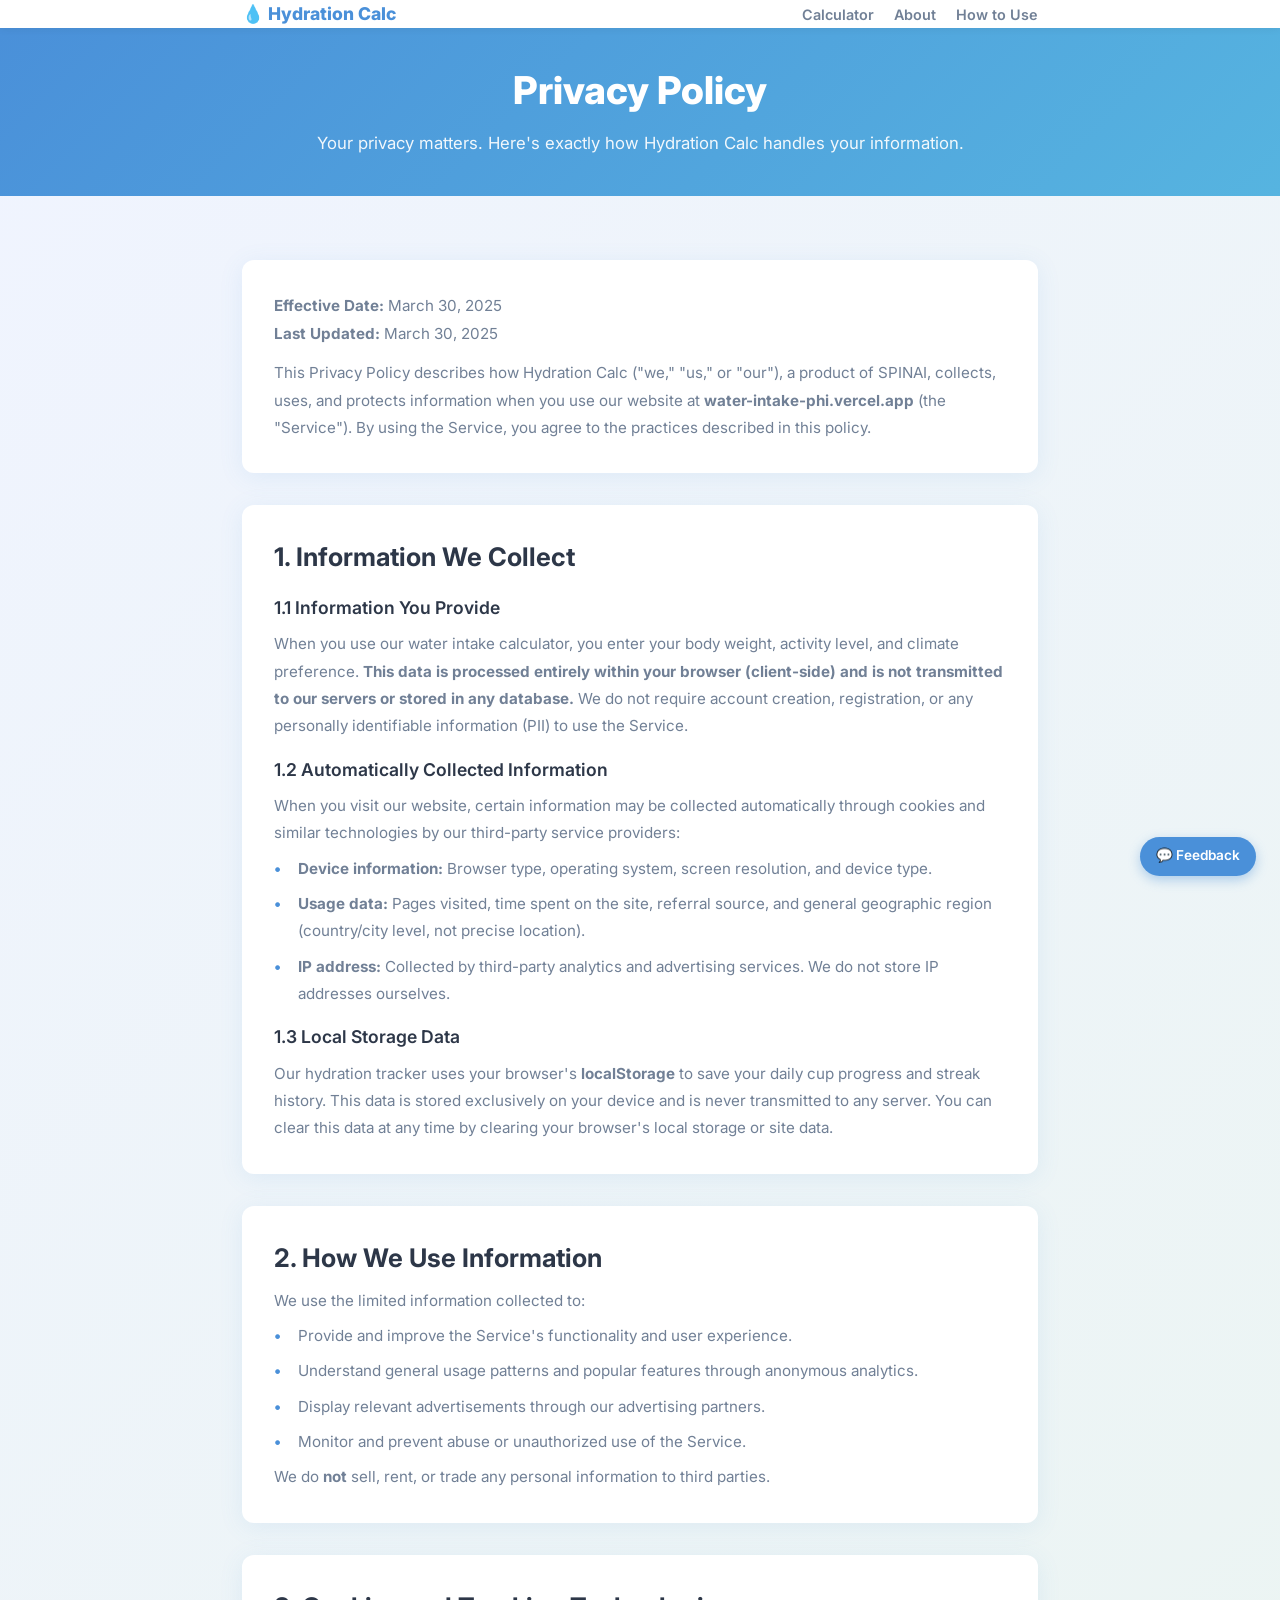
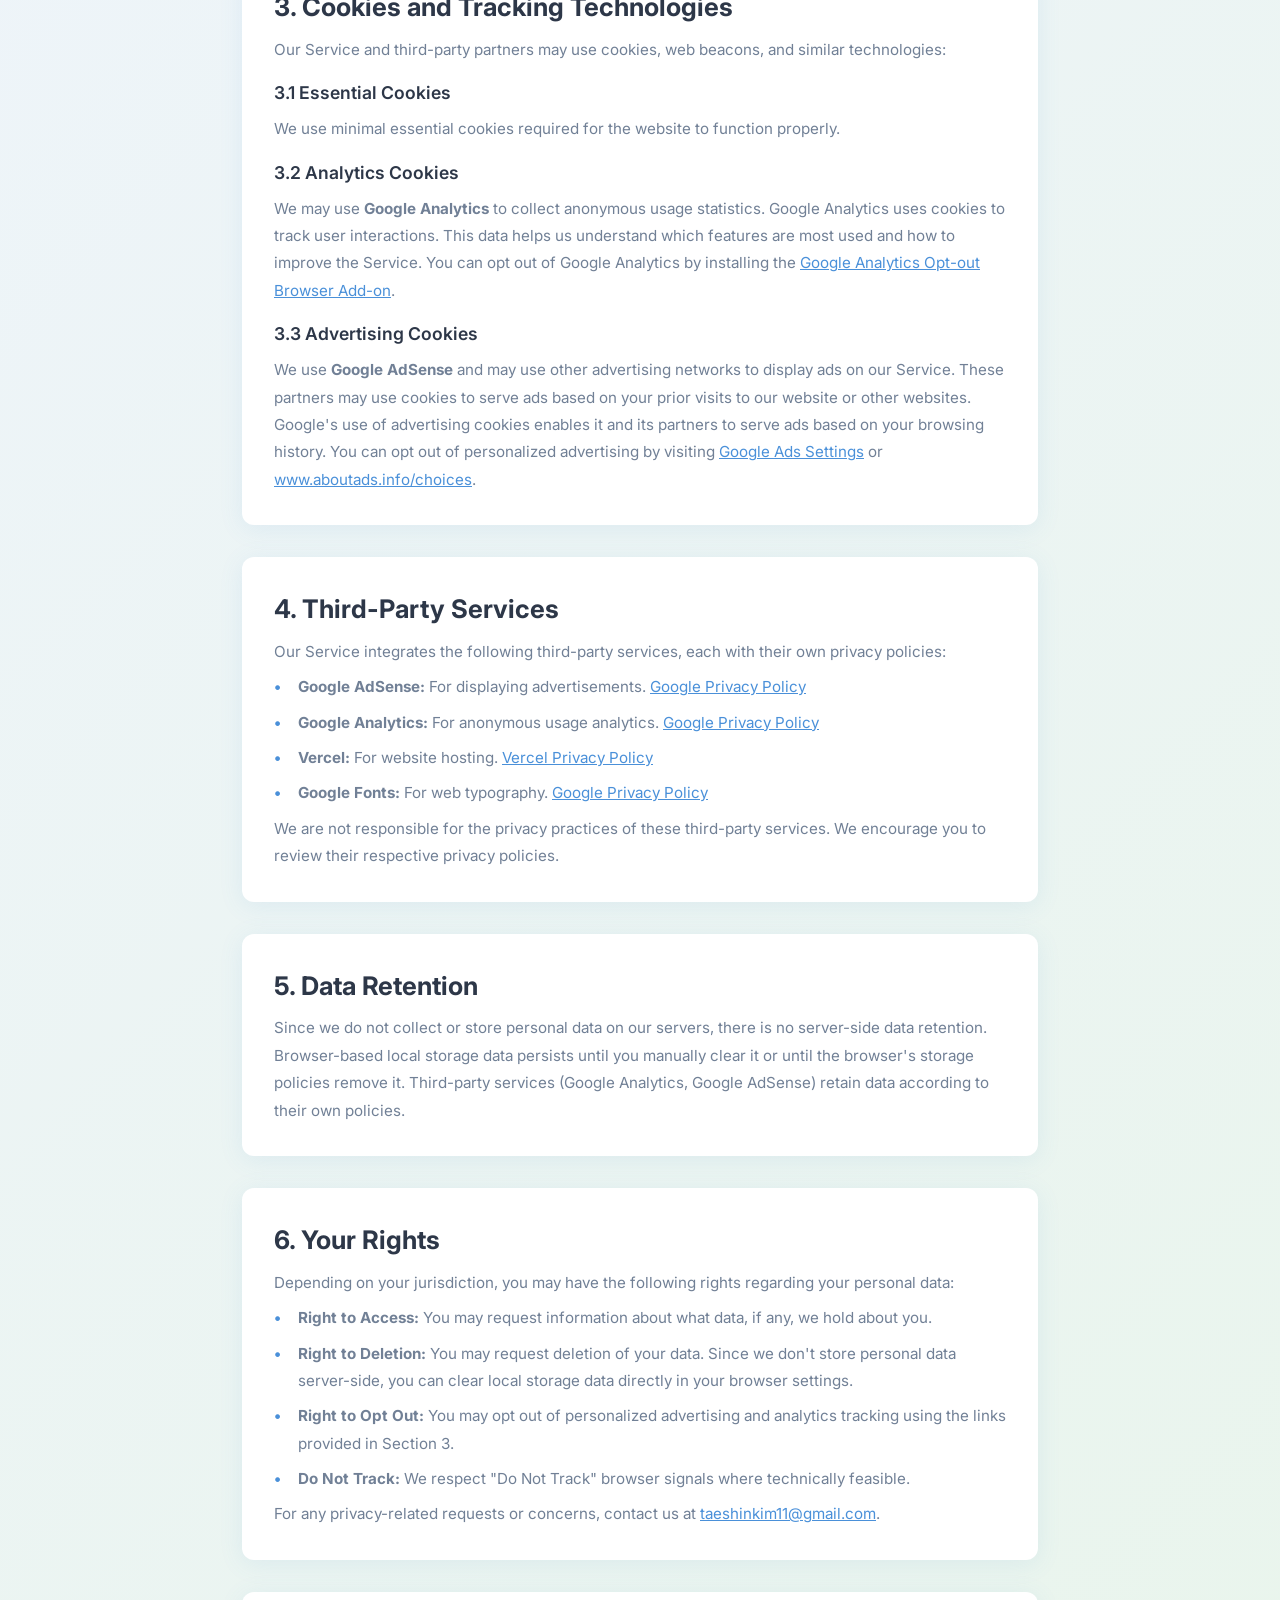
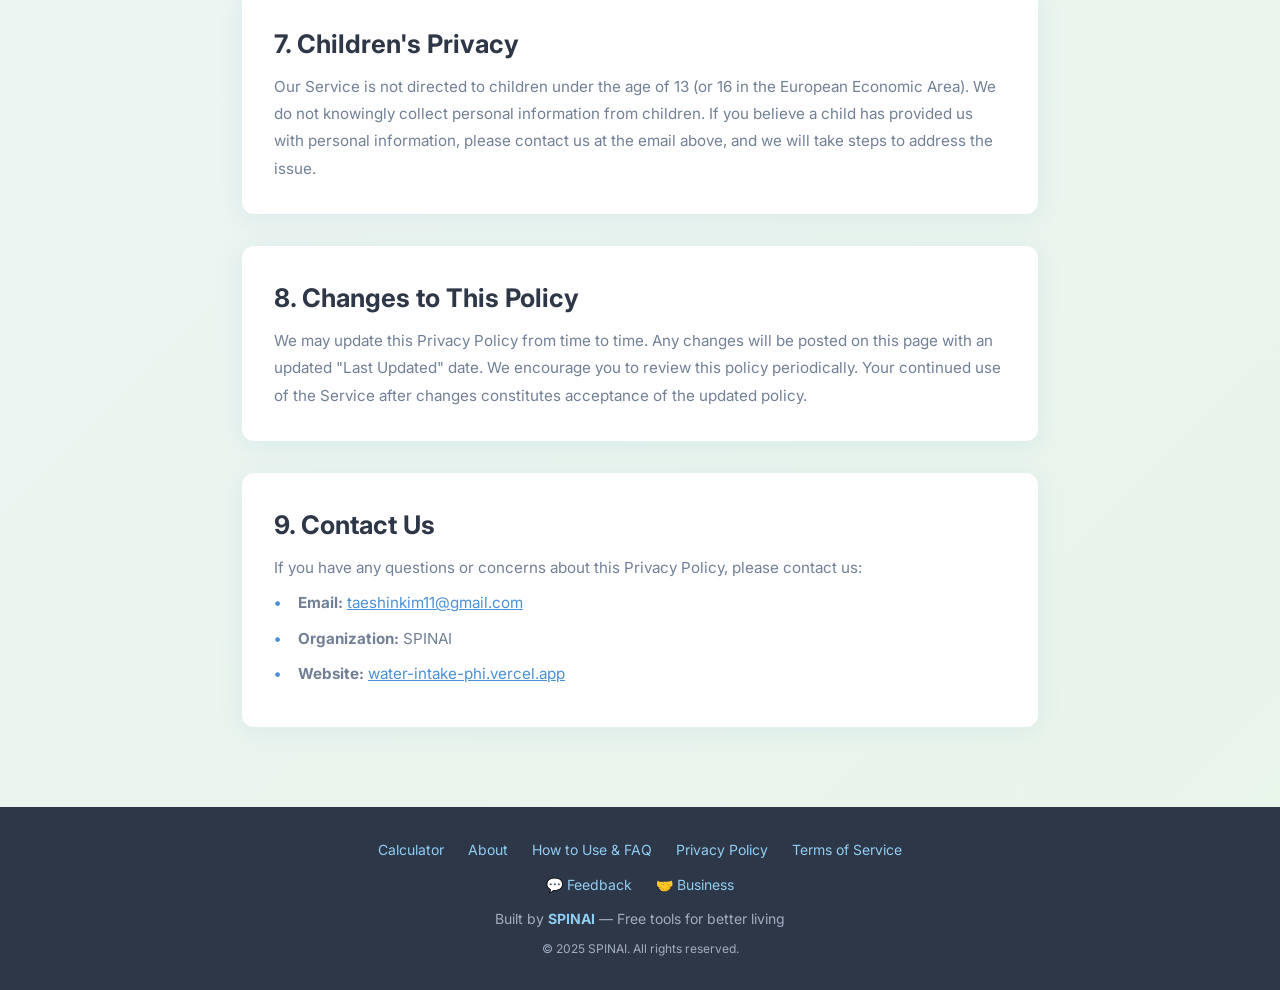
<file: privacy.html>
<!DOCTYPE html>
<html lang="en">
<head>
  <meta charset="UTF-8" />
  <meta name="viewport" content="width=device-width, initial-scale=1.0" />

  <title>Privacy Policy — Hydration Calc by SPINAI</title>
  <meta name="description" content="Privacy Policy for Hydration Calc. Learn how we handle your data, cookies, third-party services, and your privacy rights." />
  <meta name="keywords" content="privacy policy, hydration calc privacy, SPINAI privacy, data protection, cookie policy" />
  <link rel="canonical" href="https://water-intake-phi.vercel.app/privacy" />

  <meta property="og:type" content="website" />
  <meta property="og:title" content="Privacy Policy — Hydration Calc" />
  <meta property="og:description" content="Privacy Policy for Hydration Calc. Learn how we handle your data." />
  <meta property="og:url" content="https://water-intake-phi.vercel.app/privacy" />
  <meta property="og:site_name" content="Hydration Calc by SPINAI" />

  <meta name="theme-color" content="#4A90D9" />
  <link rel="icon" type="image/svg+xml" href="data:image/svg+xml,<svg xmlns='http://www.w3.org/2000/svg' viewBox='0 0 100 100'><text y='.9em' font-size='90'>💧</text></svg>" />
  <link rel="manifest" href="/manifest.json" />

  <!-- hreflang -->
  <link rel="alternate" hreflang="en" href="https://water-intake-phi.vercel.app/privacy" />
  <link rel="alternate" hreflang="ko" href="https://water-intake-phi.vercel.app/privacy" />
  <link rel="alternate" hreflang="ja" href="https://water-intake-phi.vercel.app/privacy" />
  <link rel="alternate" hreflang="zh" href="https://water-intake-phi.vercel.app/privacy" />
  <link rel="alternate" hreflang="es" href="https://water-intake-phi.vercel.app/privacy" />
  <link rel="alternate" hreflang="fr" href="https://water-intake-phi.vercel.app/privacy" />
  <link rel="alternate" hreflang="de" href="https://water-intake-phi.vercel.app/privacy" />
  <link rel="alternate" hreflang="pt" href="https://water-intake-phi.vercel.app/privacy" />
  <link rel="alternate" hreflang="x-default" href="https://water-intake-phi.vercel.app/privacy" />

  <link rel="preconnect" href="https://fonts.googleapis.com" />
  <link rel="preconnect" href="https://fonts.gstatic.com" crossorigin />
  <link href="https://fonts.googleapis.com/css2?family=Inter:wght@400;600;700;800&display=swap" rel="stylesheet" />
  <link rel="stylesheet" href="style.css" />

  <script type="application/ld+json">
  {
    "@context": "https://schema.org",
    "@type": "WebPage",
    "name": "Privacy Policy",
    "url": "https://water-intake-phi.vercel.app/privacy",
    "breadcrumb": {
      "@type": "BreadcrumbList",
      "itemListElement": [
        { "@type": "ListItem", "position": 1, "name": "Home", "item": "https://water-intake-phi.vercel.app/" },
        { "@type": "ListItem", "position": 2, "name": "Privacy Policy", "item": "https://water-intake-phi.vercel.app/privacy" }
      ]
    }
  }
  </script>
  <script async src="https://pagead2.googlesyndication.com/pagead/js/adsbygoogle.js?client=ca-pub-7098271335538021" crossorigin="anonymous"></script>
  </head>

<body>

  <nav class="site-nav" aria-label="Main navigation">
    <div class="container nav-inner">
      <a href="/" class="nav-brand">💧 Hydration Calc</a>
      <div class="nav-links">
        <a href="/">Calculator</a>
        <a href="/about">About</a>
        <a href="/how-to-use">How to Use</a>
      </div>
    </div>
  </nav>

  <header>
    <div class="container">
      <h1>Privacy Policy</h1>
      <p>Your privacy matters. Here's exactly how Hydration Calc handles your information.</p>
    </div>
  </header>

  <main class="container" style="padding-top:2rem; padding-bottom:2rem;">

    <section class="section-gap">
      <div class="card">
        <p class="content-text"><strong>Effective Date:</strong> March 30, 2025</p>
        <p class="content-text"><strong>Last Updated:</strong> March 30, 2025</p>
        <p class="content-text" style="margin-top:0.75rem;">
          This Privacy Policy describes how Hydration Calc ("we," "us," or "our"), a product of SPINAI, collects, uses, and protects information when you use our website at <strong>water-intake-phi.vercel.app</strong> (the "Service"). By using the Service, you agree to the practices described in this policy.
        </p>
      </div>
    </section>

    <section class="section-gap">
      <div class="card">
        <h2>1. Information We Collect</h2>

        <h3 style="margin-top:1rem;">1.1 Information You Provide</h3>
        <p class="content-text" style="margin-top:0.5rem;">
          When you use our water intake calculator, you enter your body weight, activity level, and climate preference. <strong>This data is processed entirely within your browser (client-side) and is not transmitted to our servers or stored in any database.</strong> We do not require account creation, registration, or any personally identifiable information (PII) to use the Service.
        </p>

        <h3 style="margin-top:1rem;">1.2 Automatically Collected Information</h3>
        <p class="content-text" style="margin-top:0.5rem;">
          When you visit our website, certain information may be collected automatically through cookies and similar technologies by our third-party service providers:
        </p>
        <ul class="content-list" style="margin-top:0.5rem;">
          <li><strong>Device information:</strong> Browser type, operating system, screen resolution, and device type.</li>
          <li><strong>Usage data:</strong> Pages visited, time spent on the site, referral source, and general geographic region (country/city level, not precise location).</li>
          <li><strong>IP address:</strong> Collected by third-party analytics and advertising services. We do not store IP addresses ourselves.</li>
        </ul>

        <h3 style="margin-top:1rem;">1.3 Local Storage Data</h3>
        <p class="content-text" style="margin-top:0.5rem;">
          Our hydration tracker uses your browser's <strong>localStorage</strong> to save your daily cup progress and streak history. This data is stored exclusively on your device and is never transmitted to any server. You can clear this data at any time by clearing your browser's local storage or site data.
        </p>
      </div>
    </section>

    <section class="section-gap">
      <div class="card">
        <h2>2. How We Use Information</h2>
        <p class="content-text" style="margin-top:0.5rem;">
          We use the limited information collected to:
        </p>
        <ul class="content-list" style="margin-top:0.5rem;">
          <li>Provide and improve the Service's functionality and user experience.</li>
          <li>Understand general usage patterns and popular features through anonymous analytics.</li>
          <li>Display relevant advertisements through our advertising partners.</li>
          <li>Monitor and prevent abuse or unauthorized use of the Service.</li>
        </ul>
        <p class="content-text" style="margin-top:0.5rem;">
          We do <strong>not</strong> sell, rent, or trade any personal information to third parties.
        </p>
      </div>
    </section>

    <section class="section-gap">
      <div class="card">
        <h2>3. Cookies and Tracking Technologies</h2>
        <p class="content-text" style="margin-top:0.5rem;">
          Our Service and third-party partners may use cookies, web beacons, and similar technologies:
        </p>

        <h3 style="margin-top:1rem;">3.1 Essential Cookies</h3>
        <p class="content-text" style="margin-top:0.5rem;">
          We use minimal essential cookies required for the website to function properly.
        </p>

        <h3 style="margin-top:1rem;">3.2 Analytics Cookies</h3>
        <p class="content-text" style="margin-top:0.5rem;">
          We may use <strong>Google Analytics</strong> to collect anonymous usage statistics. Google Analytics uses cookies to track user interactions. This data helps us understand which features are most used and how to improve the Service. You can opt out of Google Analytics by installing the <a href="https://tools.google.com/dlpage/gaoptout" target="_blank" rel="noopener" style="color:var(--accent);">Google Analytics Opt-out Browser Add-on</a>.
        </p>

        <h3 style="margin-top:1rem;">3.3 Advertising Cookies</h3>
        <p class="content-text" style="margin-top:0.5rem;">
          We use <strong>Google AdSense</strong> and may use other advertising networks to display ads on our Service. These partners may use cookies to serve ads based on your prior visits to our website or other websites. Google's use of advertising cookies enables it and its partners to serve ads based on your browsing history. You can opt out of personalized advertising by visiting <a href="https://www.google.com/settings/ads" target="_blank" rel="noopener" style="color:var(--accent);">Google Ads Settings</a> or <a href="https://www.aboutads.info/choices/" target="_blank" rel="noopener" style="color:var(--accent);">www.aboutads.info/choices</a>.
        </p>
      </div>
    </section>

    <section class="section-gap">
      <div class="card">
        <h2>4. Third-Party Services</h2>
        <p class="content-text" style="margin-top:0.5rem;">
          Our Service integrates the following third-party services, each with their own privacy policies:
        </p>
        <ul class="content-list" style="margin-top:0.5rem;">
          <li><strong>Google AdSense:</strong> For displaying advertisements. <a href="https://policies.google.com/privacy" target="_blank" rel="noopener" style="color:var(--accent);">Google Privacy Policy</a></li>
          <li><strong>Google Analytics:</strong> For anonymous usage analytics. <a href="https://policies.google.com/privacy" target="_blank" rel="noopener" style="color:var(--accent);">Google Privacy Policy</a></li>
          <li><strong>Vercel:</strong> For website hosting. <a href="https://vercel.com/legal/privacy-policy" target="_blank" rel="noopener" style="color:var(--accent);">Vercel Privacy Policy</a></li>
          <li><strong>Google Fonts:</strong> For web typography. <a href="https://policies.google.com/privacy" target="_blank" rel="noopener" style="color:var(--accent);">Google Privacy Policy</a></li>
        </ul>
        <p class="content-text" style="margin-top:0.5rem;">
          We are not responsible for the privacy practices of these third-party services. We encourage you to review their respective privacy policies.
        </p>
      </div>
    </section>

    <section class="section-gap">
      <div class="card">
        <h2>5. Data Retention</h2>
        <p class="content-text" style="margin-top:0.5rem;">
          Since we do not collect or store personal data on our servers, there is no server-side data retention. Browser-based local storage data persists until you manually clear it or until the browser's storage policies remove it. Third-party services (Google Analytics, Google AdSense) retain data according to their own policies.
        </p>
      </div>
    </section>

    <section class="section-gap">
      <div class="card">
        <h2>6. Your Rights</h2>
        <p class="content-text" style="margin-top:0.5rem;">
          Depending on your jurisdiction, you may have the following rights regarding your personal data:
        </p>
        <ul class="content-list" style="margin-top:0.5rem;">
          <li><strong>Right to Access:</strong> You may request information about what data, if any, we hold about you.</li>
          <li><strong>Right to Deletion:</strong> You may request deletion of your data. Since we don't store personal data server-side, you can clear local storage data directly in your browser settings.</li>
          <li><strong>Right to Opt Out:</strong> You may opt out of personalized advertising and analytics tracking using the links provided in Section 3.</li>
          <li><strong>Do Not Track:</strong> We respect "Do Not Track" browser signals where technically feasible.</li>
        </ul>
        <p class="content-text" style="margin-top:0.5rem;">
          For any privacy-related requests or concerns, contact us at <a href="mailto:taeshinkim11@gmail.com?subject=Privacy%20Inquiry%20-%20Hydration%20Calc" style="color:var(--accent);">taeshinkim11@gmail.com</a>.
        </p>
      </div>
    </section>

    <section class="section-gap">
      <div class="card">
        <h2>7. Children's Privacy</h2>
        <p class="content-text" style="margin-top:0.5rem;">
          Our Service is not directed to children under the age of 13 (or 16 in the European Economic Area). We do not knowingly collect personal information from children. If you believe a child has provided us with personal information, please contact us at the email above, and we will take steps to address the issue.
        </p>
      </div>
    </section>

    <section class="section-gap">
      <div class="card">
        <h2>8. Changes to This Policy</h2>
        <p class="content-text" style="margin-top:0.5rem;">
          We may update this Privacy Policy from time to time. Any changes will be posted on this page with an updated "Last Updated" date. We encourage you to review this policy periodically. Your continued use of the Service after changes constitutes acceptance of the updated policy.
        </p>
      </div>
    </section>

    <section class="section-gap">
      <div class="card">
        <h2>9. Contact Us</h2>
        <p class="content-text" style="margin-top:0.5rem;">
          If you have any questions or concerns about this Privacy Policy, please contact us:
        </p>
        <ul class="content-list" style="margin-top:0.5rem;">
          <li><strong>Email:</strong> <a href="mailto:taeshinkim11@gmail.com?subject=Privacy%20Inquiry%20-%20Hydration%20Calc" style="color:var(--accent);">taeshinkim11@gmail.com</a></li>
          <li><strong>Organization:</strong> SPINAI</li>
          <li><strong>Website:</strong> <a href="https://water-intake-phi.vercel.app/" style="color:var(--accent);">water-intake-phi.vercel.app</a></li>
        </ul>
      </div>
    </section>

  </main>

  <footer>
    <div class="container">
      <div class="footer-links">
        <a href="/">Calculator</a>
        <a href="/about">About</a>
        <a href="/how-to-use">How to Use & FAQ</a>
        <a href="/privacy">Privacy Policy</a>
        <a href="/terms">Terms of Service</a>
      </div>
      <div class="footer-links" style="margin-top:0.5rem;">
        <a href="mailto:taeshinkim11@gmail.com?subject=Hydration%20Calc%20Feedback">💬 Feedback</a>
        <a href="mailto:taeshinkim11@gmail.com?subject=Business%20Inquiry%20-%20Hydration%20Calc">🤝 Business</a>
      </div>
      <p style="margin-top:0.75rem;">Built by <span class="spinai-brand">SPINAI</span> — Free tools for better living</p>
      <p style="margin-top:0.5rem; font-size:0.75rem;">&copy; 2025 SPINAI. All rights reserved.</p>
    </div>
  </footer>

  <!-- Feedback Widget -->
  <div style="position:fixed;bottom:1.5rem;right:1.5rem;z-index:9999;">
    <a id="water-feedback-mailto" href="mailto:taeshinkim11@gmail.com?subject=Feedback%20-%20Hydration%20Calc" style="display:inline-flex;align-items:center;gap:0.4rem;background:#4A90D9;color:#fff;font-size:0.85rem;font-weight:600;padding:0.55rem 1rem;border-radius:2rem;text-decoration:none;box-shadow:0 4px 12px rgba(74,144,217,0.4);transition:background 0.2s;" onmouseover="this.style.background='#357ab8'" onmouseout="this.style.background='#4A90D9'" aria-label="Send feedback via email"><span id="water-feedback-btn">💬 Feedback</span></a>
  </div>
  <script src="i18n.js" defer></script>

</body>
</html>
</file>
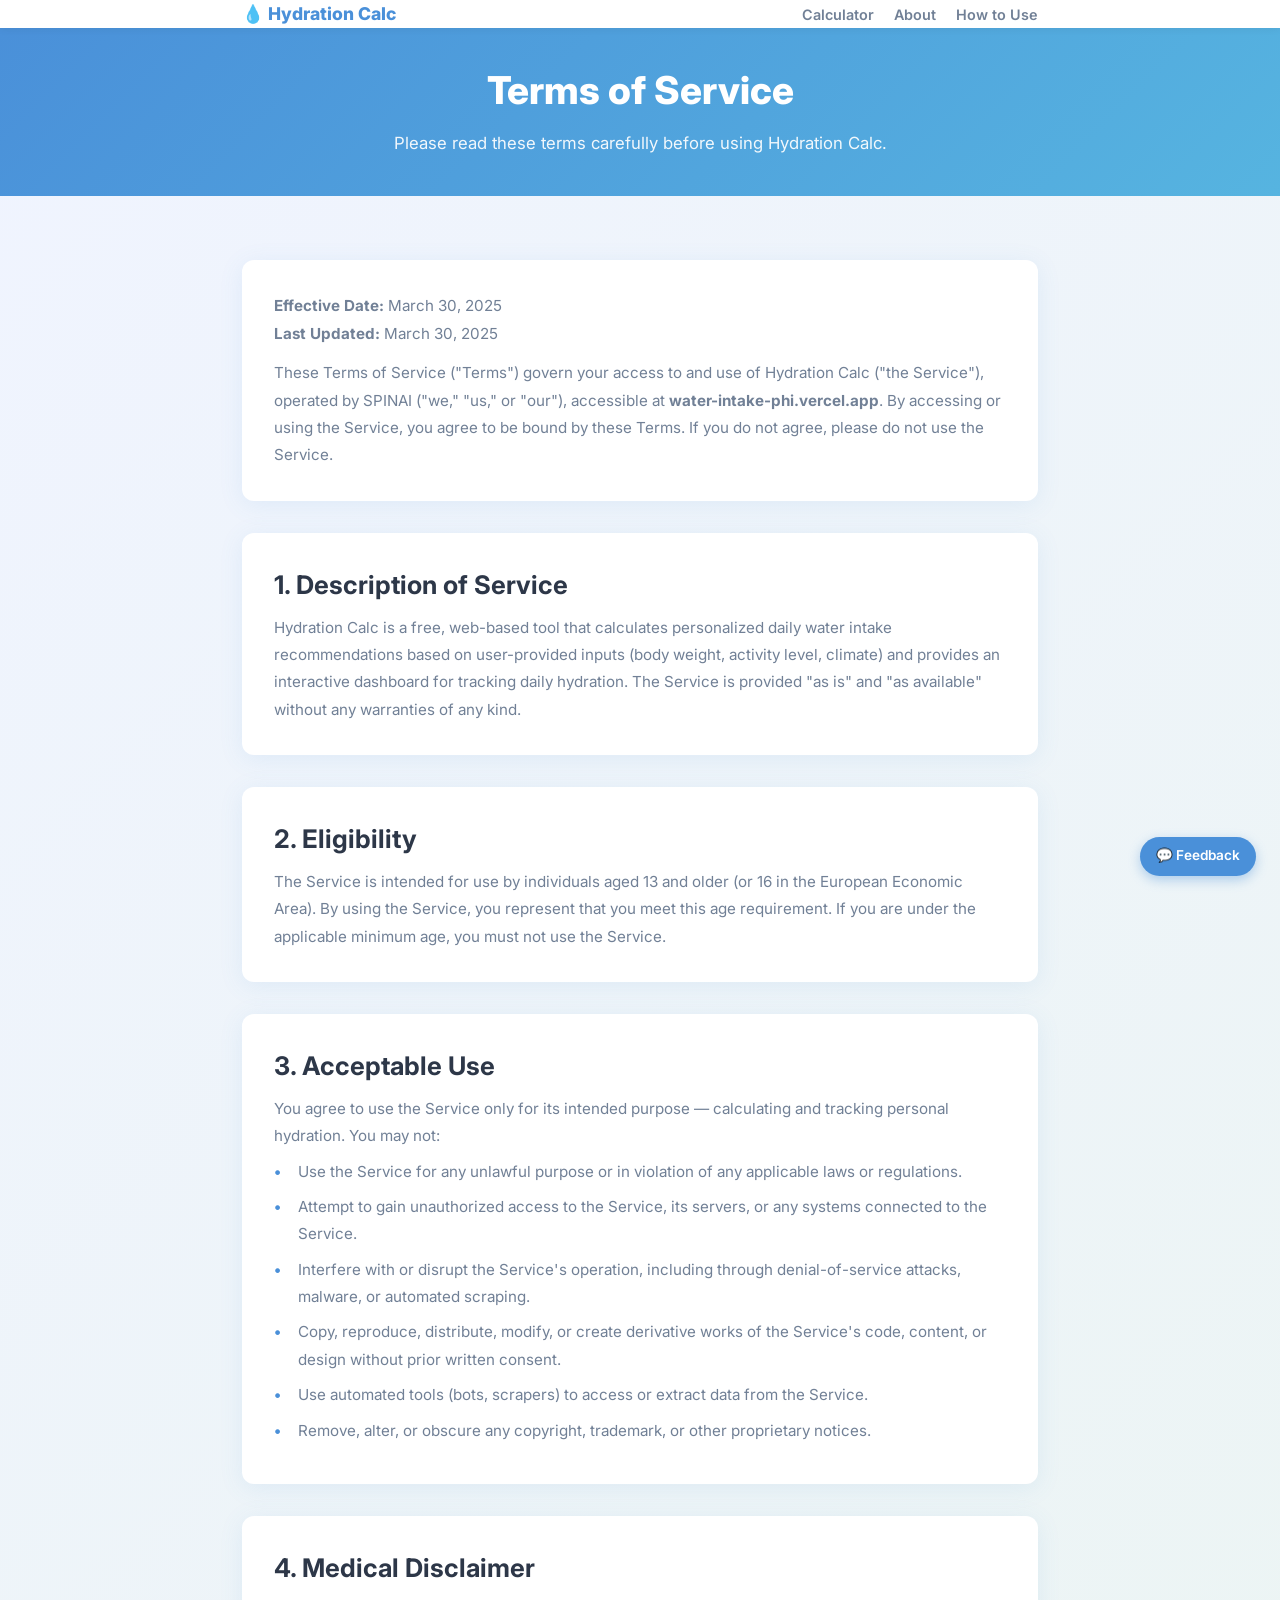
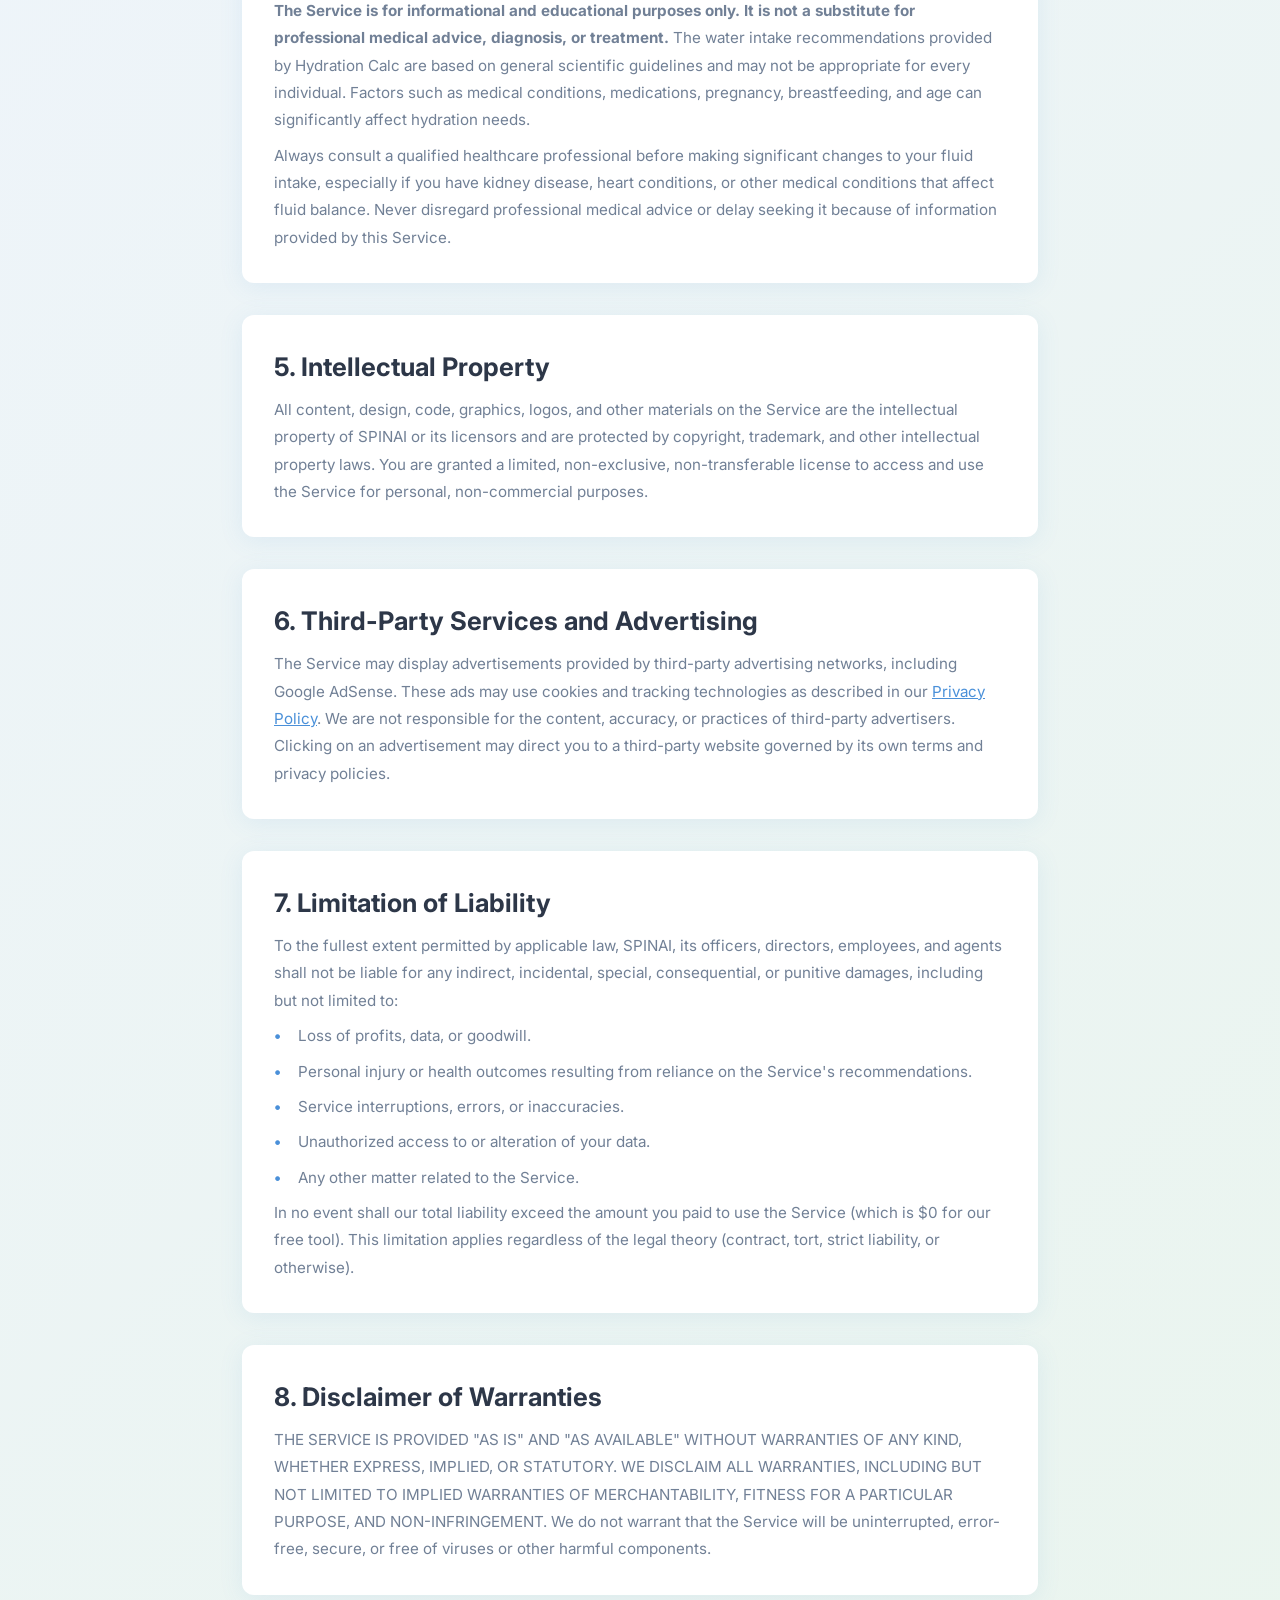
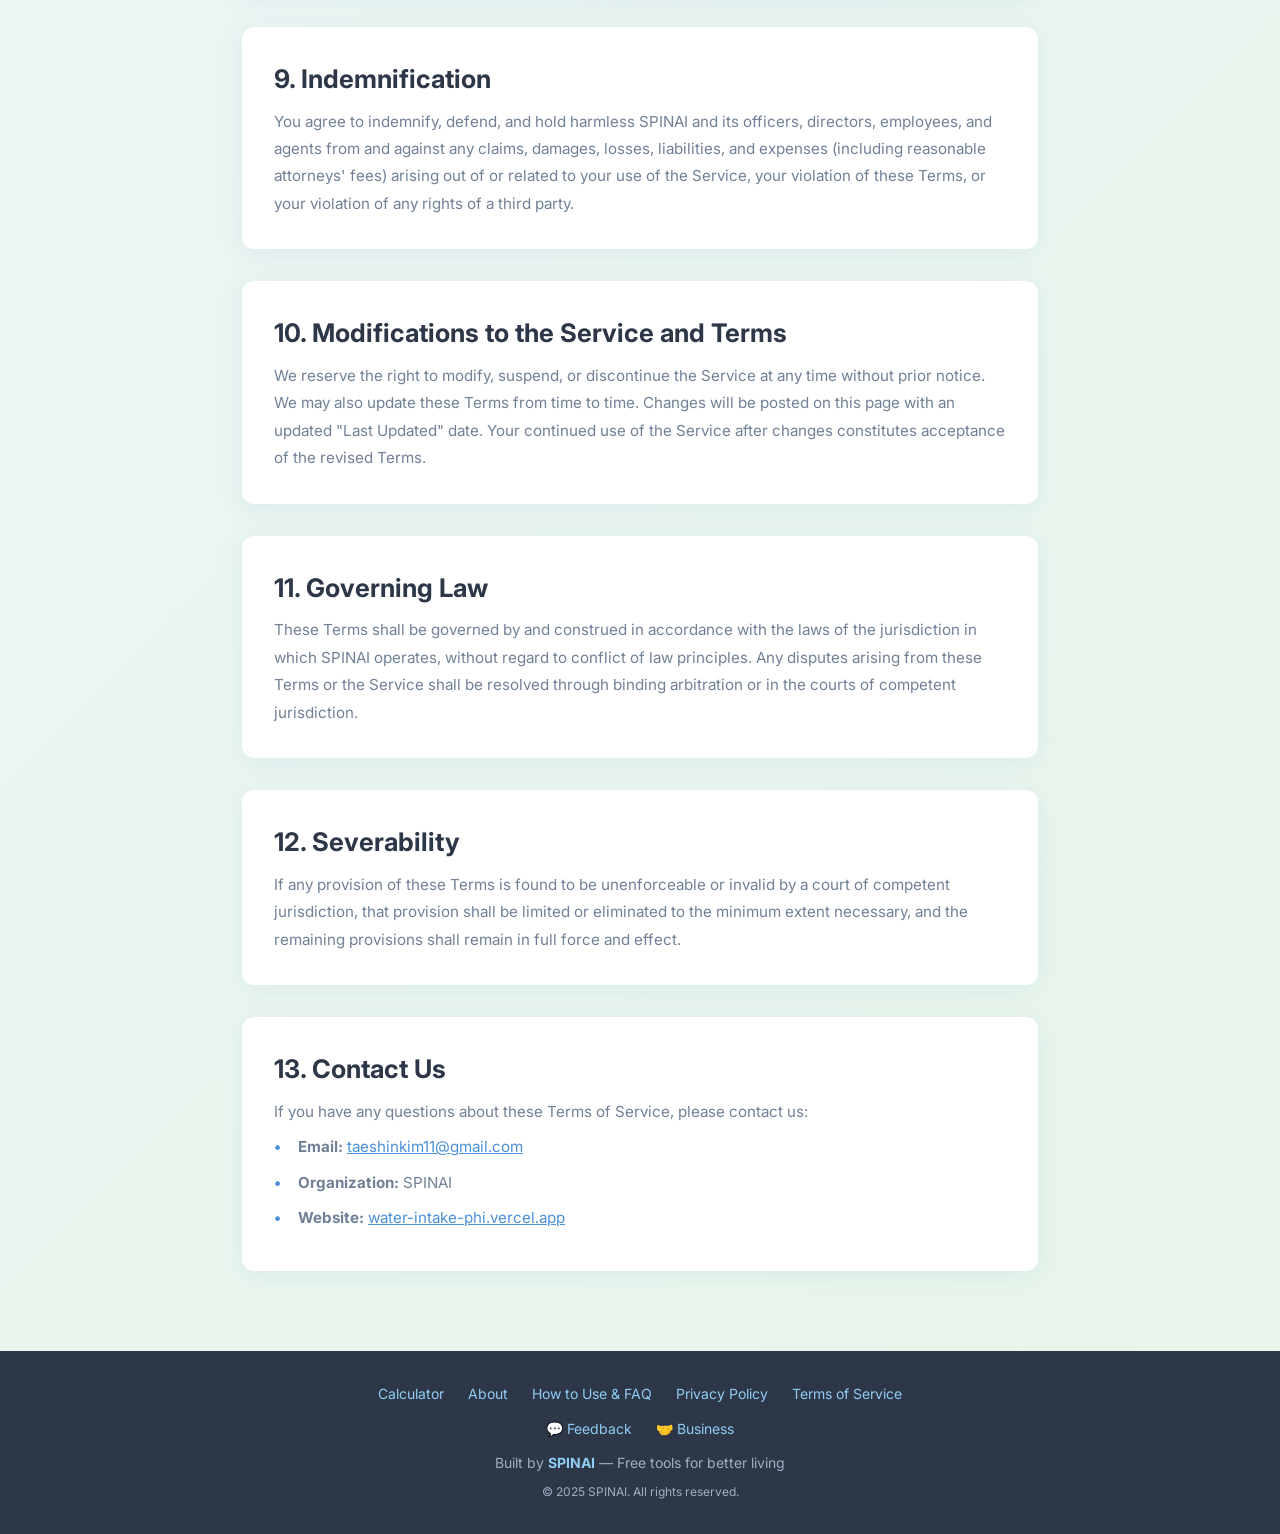
<file: terms.html>
<!DOCTYPE html>
<html lang="en">
<head>
  <meta charset="UTF-8" />
  <meta name="viewport" content="width=device-width, initial-scale=1.0" />

  <title>Terms of Service — Hydration Calc by SPINAI</title>
  <meta name="description" content="Terms of Service for Hydration Calc. Read the terms governing your use of our free water intake calculator and hydration tracker." />
  <meta name="keywords" content="terms of service, hydration calc terms, SPINAI terms, user agreement, acceptable use" />
  <link rel="canonical" href="https://water-intake-phi.vercel.app/terms" />

  <meta property="og:type" content="website" />
  <meta property="og:title" content="Terms of Service — Hydration Calc" />
  <meta property="og:description" content="Terms of Service for Hydration Calc by SPINAI." />
  <meta property="og:url" content="https://water-intake-phi.vercel.app/terms" />
  <meta property="og:site_name" content="Hydration Calc by SPINAI" />

  <meta name="theme-color" content="#4A90D9" />
  <link rel="icon" type="image/svg+xml" href="data:image/svg+xml,<svg xmlns='http://www.w3.org/2000/svg' viewBox='0 0 100 100'><text y='.9em' font-size='90'>💧</text></svg>" />
  <link rel="manifest" href="/manifest.json" />

  <!-- hreflang -->
  <link rel="alternate" hreflang="en" href="https://water-intake-phi.vercel.app/terms" />
  <link rel="alternate" hreflang="ko" href="https://water-intake-phi.vercel.app/terms" />
  <link rel="alternate" hreflang="ja" href="https://water-intake-phi.vercel.app/terms" />
  <link rel="alternate" hreflang="zh" href="https://water-intake-phi.vercel.app/terms" />
  <link rel="alternate" hreflang="es" href="https://water-intake-phi.vercel.app/terms" />
  <link rel="alternate" hreflang="fr" href="https://water-intake-phi.vercel.app/terms" />
  <link rel="alternate" hreflang="de" href="https://water-intake-phi.vercel.app/terms" />
  <link rel="alternate" hreflang="pt" href="https://water-intake-phi.vercel.app/terms" />
  <link rel="alternate" hreflang="x-default" href="https://water-intake-phi.vercel.app/terms" />

  <link rel="preconnect" href="https://fonts.googleapis.com" />
  <link rel="preconnect" href="https://fonts.gstatic.com" crossorigin />
  <link href="https://fonts.googleapis.com/css2?family=Inter:wght@400;600;700;800&display=swap" rel="stylesheet" />
  <link rel="stylesheet" href="style.css" />

  <script type="application/ld+json">
  {
    "@context": "https://schema.org",
    "@type": "WebPage",
    "name": "Terms of Service",
    "url": "https://water-intake-phi.vercel.app/terms",
    "breadcrumb": {
      "@type": "BreadcrumbList",
      "itemListElement": [
        { "@type": "ListItem", "position": 1, "name": "Home", "item": "https://water-intake-phi.vercel.app/" },
        { "@type": "ListItem", "position": 2, "name": "Terms of Service", "item": "https://water-intake-phi.vercel.app/terms" }
      ]
    }
  }
  </script>
  <script async src="https://pagead2.googlesyndication.com/pagead/js/adsbygoogle.js?client=ca-pub-7098271335538021" crossorigin="anonymous"></script>
  </head>

<body>

  <nav class="site-nav" aria-label="Main navigation">
    <div class="container nav-inner">
      <a href="/" class="nav-brand">💧 Hydration Calc</a>
      <div class="nav-links">
        <a href="/">Calculator</a>
        <a href="/about">About</a>
        <a href="/how-to-use">How to Use</a>
      </div>
    </div>
  </nav>

  <header>
    <div class="container">
      <h1>Terms of Service</h1>
      <p>Please read these terms carefully before using Hydration Calc.</p>
    </div>
  </header>

  <main class="container" style="padding-top:2rem; padding-bottom:2rem;">

    <section class="section-gap">
      <div class="card">
        <p class="content-text"><strong>Effective Date:</strong> March 30, 2025</p>
        <p class="content-text"><strong>Last Updated:</strong> March 30, 2025</p>
        <p class="content-text" style="margin-top:0.75rem;">
          These Terms of Service ("Terms") govern your access to and use of Hydration Calc ("the Service"), operated by SPINAI ("we," "us," or "our"), accessible at <strong>water-intake-phi.vercel.app</strong>. By accessing or using the Service, you agree to be bound by these Terms. If you do not agree, please do not use the Service.
        </p>
      </div>
    </section>

    <section class="section-gap">
      <div class="card">
        <h2>1. Description of Service</h2>
        <p class="content-text" style="margin-top:0.5rem;">
          Hydration Calc is a free, web-based tool that calculates personalized daily water intake recommendations based on user-provided inputs (body weight, activity level, climate) and provides an interactive dashboard for tracking daily hydration. The Service is provided "as is" and "as available" without any warranties of any kind.
        </p>
      </div>
    </section>

    <section class="section-gap">
      <div class="card">
        <h2>2. Eligibility</h2>
        <p class="content-text" style="margin-top:0.5rem;">
          The Service is intended for use by individuals aged 13 and older (or 16 in the European Economic Area). By using the Service, you represent that you meet this age requirement. If you are under the applicable minimum age, you must not use the Service.
        </p>
      </div>
    </section>

    <section class="section-gap">
      <div class="card">
        <h2>3. Acceptable Use</h2>
        <p class="content-text" style="margin-top:0.5rem;">
          You agree to use the Service only for its intended purpose — calculating and tracking personal hydration. You may not:
        </p>
        <ul class="content-list" style="margin-top:0.5rem;">
          <li>Use the Service for any unlawful purpose or in violation of any applicable laws or regulations.</li>
          <li>Attempt to gain unauthorized access to the Service, its servers, or any systems connected to the Service.</li>
          <li>Interfere with or disrupt the Service's operation, including through denial-of-service attacks, malware, or automated scraping.</li>
          <li>Copy, reproduce, distribute, modify, or create derivative works of the Service's code, content, or design without prior written consent.</li>
          <li>Use automated tools (bots, scrapers) to access or extract data from the Service.</li>
          <li>Remove, alter, or obscure any copyright, trademark, or other proprietary notices.</li>
        </ul>
      </div>
    </section>

    <section class="section-gap">
      <div class="card">
        <h2>4. Medical Disclaimer</h2>
        <p class="content-text" style="margin-top:0.5rem;">
          <strong>The Service is for informational and educational purposes only. It is not a substitute for professional medical advice, diagnosis, or treatment.</strong> The water intake recommendations provided by Hydration Calc are based on general scientific guidelines and may not be appropriate for every individual. Factors such as medical conditions, medications, pregnancy, breastfeeding, and age can significantly affect hydration needs.
        </p>
        <p class="content-text" style="margin-top:0.5rem;">
          Always consult a qualified healthcare professional before making significant changes to your fluid intake, especially if you have kidney disease, heart conditions, or other medical conditions that affect fluid balance. Never disregard professional medical advice or delay seeking it because of information provided by this Service.
        </p>
      </div>
    </section>

    <section class="section-gap">
      <div class="card">
        <h2>5. Intellectual Property</h2>
        <p class="content-text" style="margin-top:0.5rem;">
          All content, design, code, graphics, logos, and other materials on the Service are the intellectual property of SPINAI or its licensors and are protected by copyright, trademark, and other intellectual property laws. You are granted a limited, non-exclusive, non-transferable license to access and use the Service for personal, non-commercial purposes.
        </p>
      </div>
    </section>

    <section class="section-gap">
      <div class="card">
        <h2>6. Third-Party Services and Advertising</h2>
        <p class="content-text" style="margin-top:0.5rem;">
          The Service may display advertisements provided by third-party advertising networks, including Google AdSense. These ads may use cookies and tracking technologies as described in our <a href="/privacy" style="color:var(--accent);">Privacy Policy</a>. We are not responsible for the content, accuracy, or practices of third-party advertisers. Clicking on an advertisement may direct you to a third-party website governed by its own terms and privacy policies.
        </p>
      </div>
    </section>

    <section class="section-gap">
      <div class="card">
        <h2>7. Limitation of Liability</h2>
        <p class="content-text" style="margin-top:0.5rem;">
          To the fullest extent permitted by applicable law, SPINAI, its officers, directors, employees, and agents shall not be liable for any indirect, incidental, special, consequential, or punitive damages, including but not limited to:
        </p>
        <ul class="content-list" style="margin-top:0.5rem;">
          <li>Loss of profits, data, or goodwill.</li>
          <li>Personal injury or health outcomes resulting from reliance on the Service's recommendations.</li>
          <li>Service interruptions, errors, or inaccuracies.</li>
          <li>Unauthorized access to or alteration of your data.</li>
          <li>Any other matter related to the Service.</li>
        </ul>
        <p class="content-text" style="margin-top:0.5rem;">
          In no event shall our total liability exceed the amount you paid to use the Service (which is $0 for our free tool). This limitation applies regardless of the legal theory (contract, tort, strict liability, or otherwise).
        </p>
      </div>
    </section>

    <section class="section-gap">
      <div class="card">
        <h2>8. Disclaimer of Warranties</h2>
        <p class="content-text" style="margin-top:0.5rem;">
          THE SERVICE IS PROVIDED "AS IS" AND "AS AVAILABLE" WITHOUT WARRANTIES OF ANY KIND, WHETHER EXPRESS, IMPLIED, OR STATUTORY. WE DISCLAIM ALL WARRANTIES, INCLUDING BUT NOT LIMITED TO IMPLIED WARRANTIES OF MERCHANTABILITY, FITNESS FOR A PARTICULAR PURPOSE, AND NON-INFRINGEMENT. We do not warrant that the Service will be uninterrupted, error-free, secure, or free of viruses or other harmful components.
        </p>
      </div>
    </section>

    <section class="section-gap">
      <div class="card">
        <h2>9. Indemnification</h2>
        <p class="content-text" style="margin-top:0.5rem;">
          You agree to indemnify, defend, and hold harmless SPINAI and its officers, directors, employees, and agents from and against any claims, damages, losses, liabilities, and expenses (including reasonable attorneys' fees) arising out of or related to your use of the Service, your violation of these Terms, or your violation of any rights of a third party.
        </p>
      </div>
    </section>

    <section class="section-gap">
      <div class="card">
        <h2>10. Modifications to the Service and Terms</h2>
        <p class="content-text" style="margin-top:0.5rem;">
          We reserve the right to modify, suspend, or discontinue the Service at any time without prior notice. We may also update these Terms from time to time. Changes will be posted on this page with an updated "Last Updated" date. Your continued use of the Service after changes constitutes acceptance of the revised Terms.
        </p>
      </div>
    </section>

    <section class="section-gap">
      <div class="card">
        <h2>11. Governing Law</h2>
        <p class="content-text" style="margin-top:0.5rem;">
          These Terms shall be governed by and construed in accordance with the laws of the jurisdiction in which SPINAI operates, without regard to conflict of law principles. Any disputes arising from these Terms or the Service shall be resolved through binding arbitration or in the courts of competent jurisdiction.
        </p>
      </div>
    </section>

    <section class="section-gap">
      <div class="card">
        <h2>12. Severability</h2>
        <p class="content-text" style="margin-top:0.5rem;">
          If any provision of these Terms is found to be unenforceable or invalid by a court of competent jurisdiction, that provision shall be limited or eliminated to the minimum extent necessary, and the remaining provisions shall remain in full force and effect.
        </p>
      </div>
    </section>

    <section class="section-gap">
      <div class="card">
        <h2>13. Contact Us</h2>
        <p class="content-text" style="margin-top:0.5rem;">
          If you have any questions about these Terms of Service, please contact us:
        </p>
        <ul class="content-list" style="margin-top:0.5rem;">
          <li><strong>Email:</strong> <a href="mailto:taeshinkim11@gmail.com?subject=Terms%20Inquiry%20-%20Hydration%20Calc" style="color:var(--accent);">taeshinkim11@gmail.com</a></li>
          <li><strong>Organization:</strong> SPINAI</li>
          <li><strong>Website:</strong> <a href="https://water-intake-phi.vercel.app/" style="color:var(--accent);">water-intake-phi.vercel.app</a></li>
        </ul>
      </div>
    </section>

  </main>

  <footer>
    <div class="container">
      <div class="footer-links">
        <a href="/">Calculator</a>
        <a href="/about">About</a>
        <a href="/how-to-use">How to Use & FAQ</a>
        <a href="/privacy">Privacy Policy</a>
        <a href="/terms">Terms of Service</a>
      </div>
      <div class="footer-links" style="margin-top:0.5rem;">
        <a href="mailto:taeshinkim11@gmail.com?subject=Hydration%20Calc%20Feedback">💬 Feedback</a>
        <a href="mailto:taeshinkim11@gmail.com?subject=Business%20Inquiry%20-%20Hydration%20Calc">🤝 Business</a>
      </div>
      <p style="margin-top:0.75rem;">Built by <span class="spinai-brand">SPINAI</span> — Free tools for better living</p>
      <p style="margin-top:0.5rem; font-size:0.75rem;">&copy; 2025 SPINAI. All rights reserved.</p>
    </div>
  </footer>

  <!-- Feedback Widget -->
  <div style="position:fixed;bottom:1.5rem;right:1.5rem;z-index:9999;">
    <a id="water-feedback-mailto" href="mailto:taeshinkim11@gmail.com?subject=Feedback%20-%20Hydration%20Calc" style="display:inline-flex;align-items:center;gap:0.4rem;background:#4A90D9;color:#fff;font-size:0.85rem;font-weight:600;padding:0.55rem 1rem;border-radius:2rem;text-decoration:none;box-shadow:0 4px 12px rgba(74,144,217,0.4);transition:background 0.2s;" onmouseover="this.style.background='#357ab8'" onmouseout="this.style.background='#4A90D9'" aria-label="Send feedback via email"><span id="water-feedback-btn">💬 Feedback</span></a>
  </div>
  <script src="i18n.js" defer></script>

</body>
</html>
</file>
<file: style.css>
/* ============================================================
   Water Intake Calculator — Custom Styles
   ============================================================ */

:root {
  --bg-start: #F0F4FF;
  --bg-end: #E8F5E9;
  --accent: #4A90D9;
  --accent-dark: #2e6fb5;
  --text-primary: #2d3748;
  --text-secondary: #718096;
  --card-bg: #ffffff;
  --card-shadow: 0 4px 24px rgba(74, 144, 217, 0.10);
  --radius: 12px;
  --transition: 0.3s ease;
}

*, *::before, *::after { box-sizing: border-box; margin: 0; padding: 0; }

html { scroll-behavior: smooth; }

body {
  font-family: 'Inter', system-ui, -apple-system, BlinkMacSystemFont, 'Segoe UI', sans-serif;
  background: linear-gradient(135deg, var(--bg-start) 0%, var(--bg-end) 100%);
  min-height: 100vh;
  color: var(--text-primary);
  line-height: 1.6;
}

/* ---- Typography ---- */
h1 { font-size: clamp(1.6rem, 4vw, 2.4rem); font-weight: 800; color: var(--text-primary); }
h2 { font-size: clamp(1.2rem, 3vw, 1.6rem); font-weight: 700; }
h3 { font-size: 1.1rem; font-weight: 600; }

/* ---- Layout ---- */
.container { max-width: 860px; margin: 0 auto; padding: 0 1rem; }
.section-gap { margin-top: 2rem; }

/* ---- Card ---- */
.card {
  background: var(--card-bg);
  border-radius: var(--radius);
  box-shadow: var(--card-shadow);
  padding: 1.75rem;
  transition: box-shadow var(--transition);
}
.card:hover { box-shadow: 0 8px 32px rgba(74, 144, 217, 0.16); }

/* ---- Navigation ---- */
.site-nav {
  background: #fff;
  box-shadow: 0 1px 8px rgba(0,0,0,0.06);
  position: sticky;
  top: 0;
  z-index: 50;
}
.nav-inner {
  display: flex;
  align-items: center;
  justify-content: space-between;
  padding: 0.6rem 1rem;
}
.nav-brand {
  font-weight: 800;
  font-size: 1.1rem;
  color: var(--accent);
  text-decoration: none;
}
.nav-links {
  display: flex;
  gap: 1.25rem;
}
.nav-links a {
  color: var(--text-secondary);
  text-decoration: none;
  font-size: 0.9rem;
  font-weight: 600;
  transition: color var(--transition);
}
.nav-links a:hover, .nav-links a.active {
  color: var(--accent);
}

/* ---- Header ---- */
header {
  background: linear-gradient(135deg, #4A90D9 0%, #56b4e0 100%);
  color: white;
  padding: 2rem 1rem 2.5rem;
  text-align: center;
}
header h1 { color: white; margin-bottom: 0.5rem; }
header p { opacity: 0.92; font-size: 1.05rem; }

/* ---- Ad Banners ---- */
.ad-banner {
  text-align: center;
  padding: 0.5rem 0;
  min-height: 52px;
  overflow: hidden;
}

/* ---- Form ---- */
.form-group { margin-bottom: 1.25rem; }
.form-label {
  display: block;
  font-weight: 600;
  margin-bottom: 0.5rem;
  font-size: 0.95rem;
  color: var(--text-primary);
}
.form-input, .form-select {
  width: 100%;
  padding: 0.75rem 1rem;
  border: 2px solid #e2e8f0;
  border-radius: 8px;
  font-size: 1rem;
  color: var(--text-primary);
  background: #fafbff;
  transition: border-color var(--transition), box-shadow var(--transition);
  outline: none;
  -webkit-appearance: none;
  appearance: none;
}
.form-input:focus, .form-select:focus {
  border-color: var(--accent);
  box-shadow: 0 0 0 3px rgba(74, 144, 217, 0.18);
}
.form-select {
  background-image: url("data:image/svg+xml,%3Csvg xmlns='http://www.w3.org/2000/svg' width='12' height='8' viewBox='0 0 12 8'%3E%3Cpath d='M1 1l5 5 5-5' stroke='%234A90D9' stroke-width='2' fill='none' stroke-linecap='round'/%3E%3C/svg%3E");
  background-repeat: no-repeat;
  background-position: right 1rem center;
  padding-right: 2.5rem;
}
.error-msg {
  color: #e53e3e;
  font-size: 0.85rem;
  margin-top: 0.3rem;
}

/* ---- Unit Toggle ---- */
.unit-toggle {
  display: inline-flex;
  border: 2px solid var(--accent);
  border-radius: 8px;
  overflow: hidden;
  margin-bottom: 1rem;
}
.unit-toggle button {
  padding: 0.45rem 1.2rem;
  font-size: 0.9rem;
  font-weight: 600;
  background: transparent;
  color: var(--accent);
  border: none;
  cursor: pointer;
  transition: background var(--transition), color var(--transition);
}
.unit-toggle button.active {
  background: var(--accent);
  color: white;
}

/* ---- CTA Button ---- */
.btn-primary {
  display: block;
  width: 100%;
  padding: 1rem;
  background: linear-gradient(135deg, #4A90D9 0%, #56b4e0 100%);
  color: white;
  font-size: 1.1rem;
  font-weight: 700;
  border: none;
  border-radius: var(--radius);
  cursor: pointer;
  transition: transform var(--transition), box-shadow var(--transition);
  letter-spacing: 0.02em;
}
.btn-primary:hover {
  transform: translateY(-2px);
  box-shadow: 0 8px 24px rgba(74, 144, 217, 0.35);
}
.btn-primary:active { transform: translateY(0); }

/* ---- Result Card ---- */
.result-highlight {
  display: flex;
  gap: 1.5rem;
  align-items: center;
  flex-wrap: wrap;
  margin: 1rem 0;
}
.result-big {
  flex: 1;
  min-width: 120px;
  text-align: center;
  background: linear-gradient(135deg, #EBF8FF 0%, #E0F4FF 100%);
  border-radius: var(--radius);
  padding: 1rem;
}
.result-big .num {
  display: block;
  font-size: 2.2rem;
  font-weight: 800;
  color: var(--accent);
  line-height: 1.1;
}
.result-big .lbl {
  font-size: 0.85rem;
  color: var(--text-secondary);
  margin-top: 0.2rem;
}

/* ---- Share Buttons ---- */
.share-row {
  display: flex;
  gap: 0.75rem;
  flex-wrap: wrap;
  margin-top: 1rem;
}
.btn-share {
  flex: 1;
  min-width: 100px;
  padding: 0.6rem 0.8rem;
  border-radius: 8px;
  font-size: 0.85rem;
  font-weight: 600;
  border: none;
  cursor: pointer;
  transition: transform var(--transition), opacity var(--transition);
}
.btn-share:hover { transform: translateY(-1px); opacity: 0.9; }
.btn-twitter { background: #1da1f2; color: white; }
.btn-whatsapp { background: #25d366; color: white; }
.btn-copy { background: var(--accent); color: white; }

/* ---- Cup Grid ---- */
#cup-grid {
  display: grid;
  grid-template-columns: repeat(auto-fill, minmax(58px, 1fr));
  gap: 0.75rem;
  margin: 1.25rem 0;
}

.cup {
  background: transparent;
  border: none;
  cursor: pointer;
  padding: 0.35rem;
  border-radius: 8px;
  color: #a0aec0;
  transition: color var(--transition), background var(--transition), transform 0.15s ease;
  display: flex;
  align-items: center;
  justify-content: center;
}
.cup:hover { background: #EBF8FF; color: var(--accent); transform: scale(1.08); }
.cup svg { width: 44px; height: 54px; }
.cup .cup-fill { transition: opacity 0.4s ease; opacity: 0; }
.cup .cup-check { transition: opacity 0.3s ease 0.15s; opacity: 0; }

.cup.filled { color: var(--accent); }
.cup.filled .cup-fill { opacity: 1 !important; }
.cup.filled .cup-check { opacity: 1 !important; }

.cup-counter-row {
  display: flex;
  align-items: center;
  justify-content: space-between;
  flex-wrap: wrap;
  gap: 0.75rem;
}
#cup-counter { font-weight: 700; font-size: 1.05rem; color: var(--text-primary); }
.btn-reset {
  padding: 0.45rem 1rem;
  background: #fed7d7;
  color: #c53030;
  border: none;
  border-radius: 8px;
  font-size: 0.85rem;
  font-weight: 600;
  cursor: pointer;
  transition: background var(--transition);
}
.btn-reset:hover { background: #feb2b2; }

/* ---- Progress Bar ---- */
.progress-wrap {
  background: #e2e8f0;
  border-radius: 100px;
  height: 18px;
  overflow: hidden;
  margin: 1rem 0 0.5rem;
}
#progress-fill {
  height: 100%;
  width: 0%;
  background: linear-gradient(90deg, #93c5fd 0%, #4A90D9 50%, #1e40af 100%);
  border-radius: 100px;
  transition: width 0.5s cubic-bezier(0.4, 0, 0.2, 1);
}
.progress-labels {
  display: flex;
  justify-content: space-between;
  font-size: 0.8rem;
  color: var(--text-secondary);
}
#motivation-msg {
  margin-top: 0.75rem;
  font-size: 1rem;
  font-weight: 600;
  color: var(--accent);
  text-align: center;
  min-height: 1.5em;
}

/* ---- Streak ---- */
#streak-days {
  display: flex;
  gap: 0.6rem;
  flex-wrap: wrap;
  margin: 1rem 0 0.5rem;
}
.streak-day {
  display: flex;
  flex-direction: column;
  align-items: center;
  gap: 0.25rem;
  flex: 1;
  min-width: 36px;
}
.streak-icon { font-size: 1.2rem; }
.streak-label { font-size: 0.7rem; color: var(--text-secondary); font-weight: 500; }
.streak-day.met .streak-label { color: #38a169; }
#streak-count { font-weight: 700; color: var(--accent); font-size: 1rem; margin-top: 0.25rem; }

/* ---- FAQ ---- */
.faq-item { margin-bottom: 1.25rem; }
.faq-item h3 { color: var(--accent); margin-bottom: 0.4rem; }
.faq-item p { color: var(--text-secondary); font-size: 0.95rem; }

/* ---- Footer ---- */
footer {
  background: #2d3748;
  color: #a0aec0;
  text-align: center;
  padding: 2rem 1rem;
  margin-top: 3rem;
  font-size: 0.875rem;
}
footer a { color: #90cdf4; text-decoration: none; transition: color var(--transition); }
footer a:hover { color: white; }
.footer-links { display: flex; gap: 1.5rem; justify-content: center; flex-wrap: wrap; margin-bottom: 0.75rem; }
#visitor-counter { font-size: 0.8rem; margin-top: 0.5rem; opacity: 0.8; }
.spinai-brand { font-weight: 700; color: #90cdf4; }

/* ---- Native Ad (between result and cup dashboard) ---- */
.ad-native {
  padding: 0.75rem;
  text-align: center;
  min-height: 60px;
}

/* ---- Sticky Mobile Bottom Banner ---- */
.ad-sticky-mobile {
  display: none;
  position: fixed;
  bottom: 0;
  left: 0;
  width: 100%;
  text-align: center;
  z-index: 100;
  background: rgba(255,255,255,0.96);
  box-shadow: 0 -2px 12px rgba(0,0,0,0.08);
  padding: 4px 0;
}

/* ---- Feedback Widget ---- */
.feedback-widget {
  position: fixed;
  bottom: 80px;
  right: 20px;
  z-index: 90;
}
.feedback-toggle {
  width: 48px;
  height: 48px;
  border-radius: 50%;
  border: none;
  background: var(--accent);
  color: white;
  font-size: 1.3rem;
  cursor: pointer;
  box-shadow: 0 4px 16px rgba(74, 144, 217, 0.35);
  transition: transform var(--transition), box-shadow var(--transition);
  display: flex;
  align-items: center;
  justify-content: center;
}
.feedback-toggle:hover {
  transform: scale(1.1);
  box-shadow: 0 6px 24px rgba(74, 144, 217, 0.45);
}
.feedback-panel {
  position: absolute;
  bottom: 60px;
  right: 0;
  width: 260px;
  background: white;
  border-radius: var(--radius);
  box-shadow: 0 8px 32px rgba(0,0,0,0.15);
  padding: 1.25rem;
  animation: feedbackSlide 0.25s ease;
}
@keyframes feedbackSlide {
  from { opacity: 0; transform: translateY(10px); }
  to { opacity: 1; transform: translateY(0); }
}
.feedback-title { font-weight: 700; font-size: 0.95rem; color: var(--text-primary); }
.feedback-desc { font-size: 0.8rem; color: var(--text-secondary); margin: 0.35rem 0 0.75rem; }
.btn-feedback-send {
  display: block;
  text-align: center;
  padding: 0.6rem;
  background: var(--accent);
  color: white;
  font-weight: 600;
  font-size: 0.85rem;
  border-radius: 8px;
  text-decoration: none;
  transition: background var(--transition);
}
.btn-feedback-send:hover { background: var(--accent-dark); }

/* ---- Content Pages ---- */
.content-text {
  color: var(--text-secondary);
  font-size: 0.95rem;
  line-height: 1.8;
}
.content-list {
  list-style: none;
  padding: 0;
}
.content-list li {
  color: var(--text-secondary);
  font-size: 0.95rem;
  line-height: 1.8;
  padding-left: 1.5rem;
  position: relative;
  margin-bottom: 0.5rem;
}
.content-list li::before {
  content: '•';
  color: var(--accent);
  font-weight: 700;
  position: absolute;
  left: 0;
}
ol.content-list { counter-reset: step; }
ol.content-list li { padding-left: 2rem; }
ol.content-list li::before {
  counter-increment: step;
  content: counter(step) ".";
  font-weight: 700;
}

/* ---- Step Blocks ---- */
.step-block {
  display: flex;
  gap: 1rem;
  align-items: flex-start;
}
.step-number {
  flex-shrink: 0;
  width: 40px;
  height: 40px;
  border-radius: 50%;
  background: var(--accent);
  color: white;
  font-weight: 800;
  font-size: 1.1rem;
  display: flex;
  align-items: center;
  justify-content: center;
}
.step-content h3 { color: var(--text-primary); margin-bottom: 0.35rem; }

/* ---- Utility ---- */
.hidden { display: none !important; }
.text-center { text-align: center; }
.mt-1 { margin-top: 0.5rem; }
.mt-2 { margin-top: 1rem; }
.mt-3 { margin-top: 1.5rem; }

/* ---- Responsive ---- */
@media (max-width: 768px) {
  .card { padding: 1.25rem; }
  h1 { font-size: 1.5rem; }
  .result-big .num { font-size: 1.8rem; }
  .ad-sticky-mobile { display: block; }
  body { padding-bottom: 60px; }
}

@media (min-width: 1024px) {
  .container { padding: 0 2rem; }
  .card { padding: 2rem; }
}
</file>
